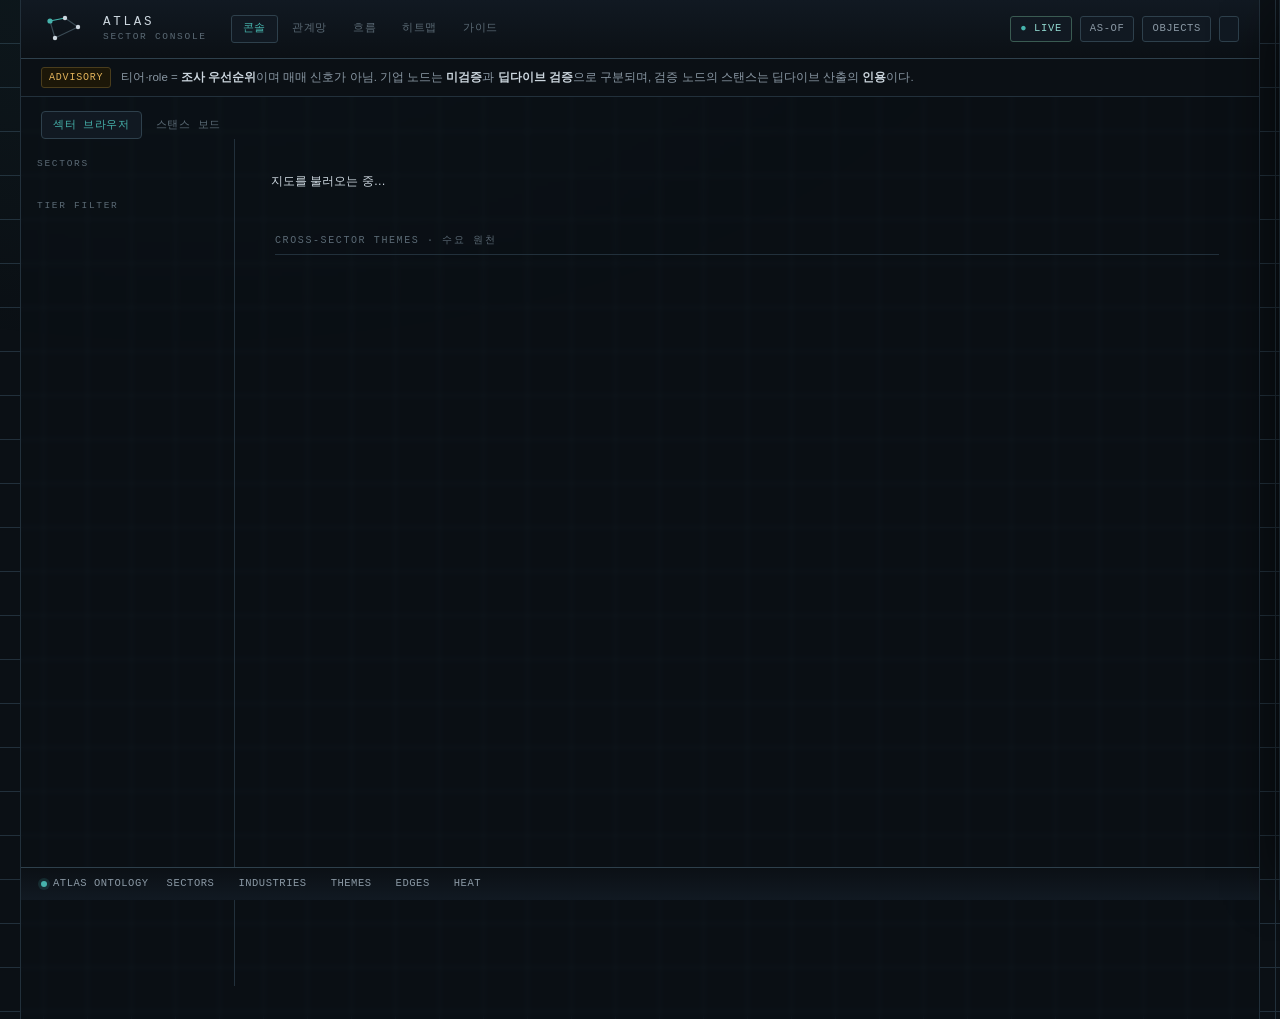
<file: index.html>
<!doctype html><html lang="ko"><head><meta charset="utf-8">
<meta http-equiv="refresh" content="0; url=./ATLAS_CONSOLE.html">
<title>ATLAS · Global Sector Ontology</title><link rel="canonical" href="./ATLAS_CONSOLE.html">
<style>body{background:#0B1015;color:#8A98A4;font-family:ui-monospace,monospace;display:flex;height:100vh;margin:0;align-items:center;justify-content:center;letter-spacing:.1em}a{color:#46B3AC}</style></head>
<body>ATLAS 콘솔로 이동 중… <a href="./ATLAS_CONSOLE.html">바로가기</a></body></html>
</file>
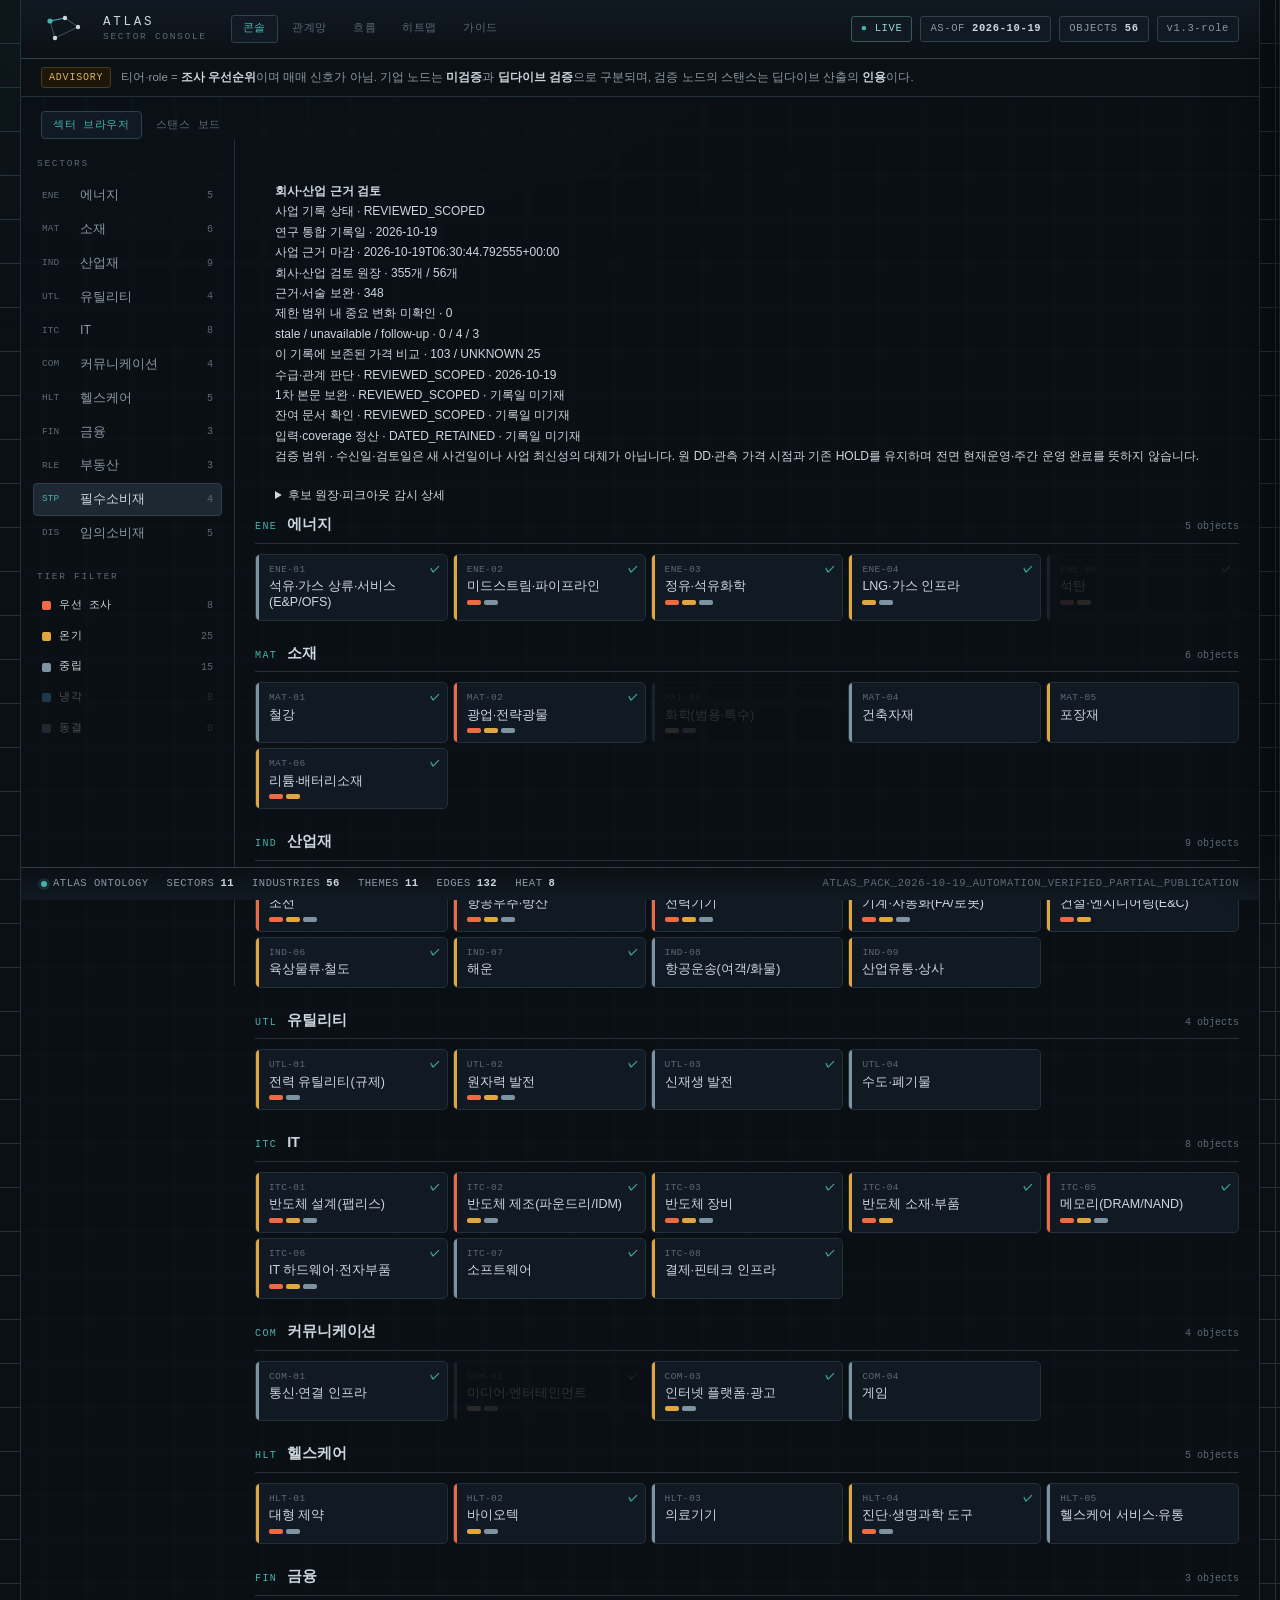
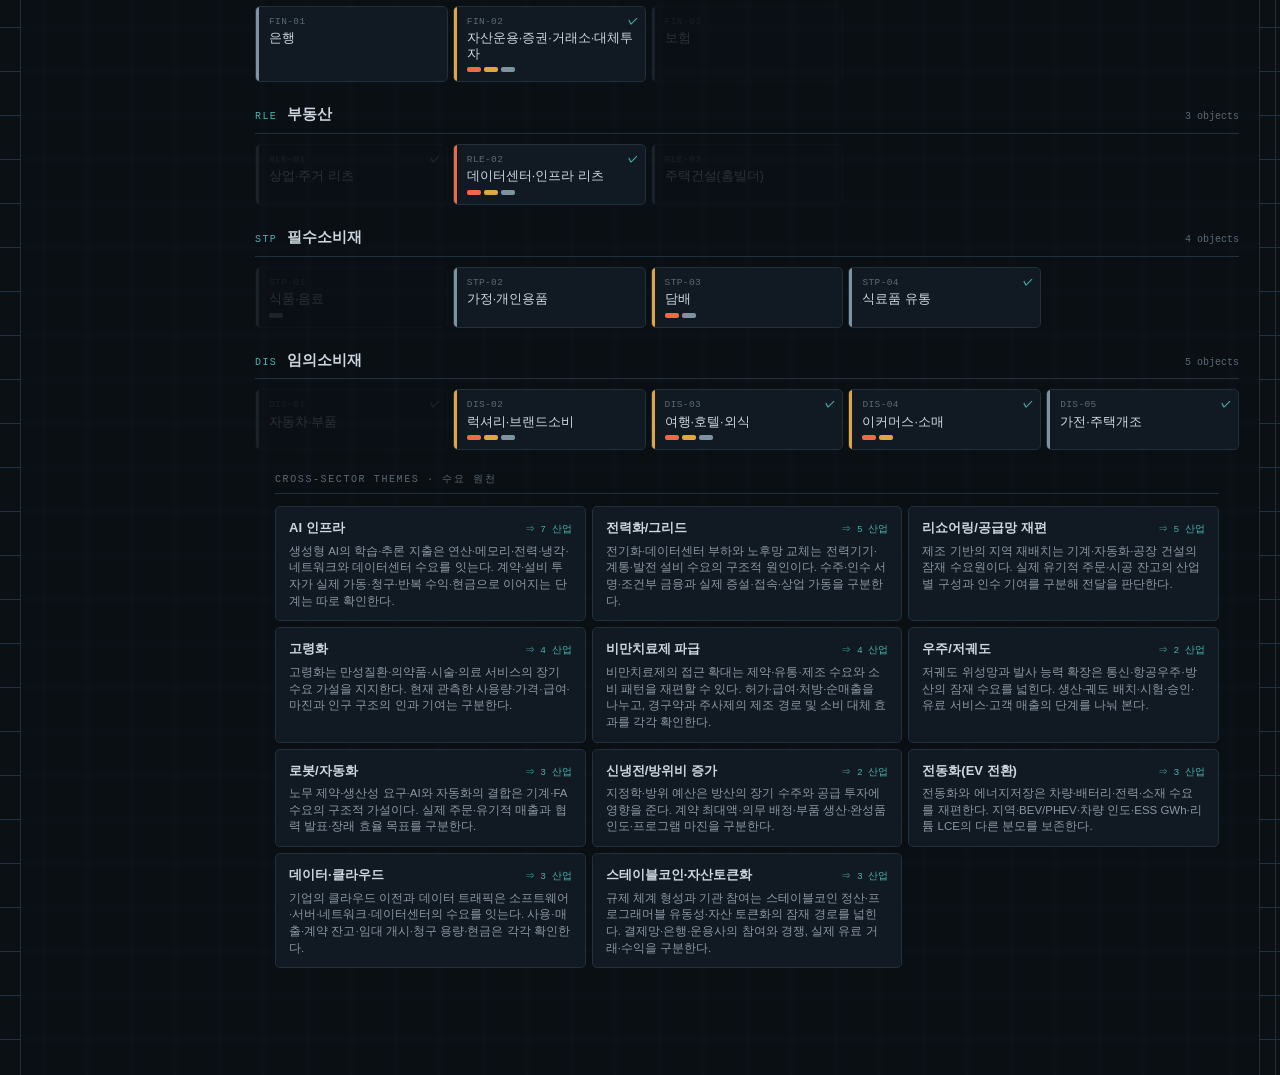
<file: ATLAS_CONSOLE.html>
<!doctype html>
<html lang="ko"><head><meta charset="utf-8">
<meta name="viewport" content="width=device-width, initial-scale=1">
<title>ATLAS · Sector Console</title>
<style>
:root{
  --bg0:#0B1015; --bg1:#111922; --bg2:#161F29; --bg3:#1D2833;
  --line:#22303B; --line2:#2E404C;
  --ink:#CDD7DF; --dim:#8A98A4; --faint:#5B6A75;
  --teal:#46B3AC;
  --heat:#EE6A43; --warm:#E2A63F; --neutral:#7E93A2; --cold:#4C8FBE; --frozen:#4E5E6A;
  --skeleton:#2C3A45;
  --mono:ui-monospace,"SF Mono","JetBrains Mono",Menlo,Consolas,monospace;
  --sans:"Inter",-apple-system,BlinkMacSystemFont,"Segoe UI","Noto Sans KR","Pretendard",sans-serif;
}
*{box-sizing:border-box}
html,body{margin:0}
body{background:var(--bg0);color:var(--ink);font-family:var(--sans);font-size:13.5px;line-height:1.5;
  -webkit-font-smoothing:antialiased;
  background-image:linear-gradient(var(--line) 1px,transparent 1px),linear-gradient(90deg,var(--line) 1px,transparent 1px);
  background-size:44px 44px;background-position:-1px -1px}
body::before{content:"";position:fixed;inset:0;pointer-events:none;
  background:radial-gradient(120% 90% at 15% -10%,rgba(70,179,172,.06),transparent 55%)}
.app{max-width:1240px;margin:0 auto;min-height:100vh;background:rgba(11,16,21,.72);
  backdrop-filter:blur(2px);border-left:1px solid var(--line);border-right:1px solid var(--line)}
.bar{display:flex;align-items:center;gap:16px;padding:12px 20px;border-bottom:1px solid var(--line2);
  background:linear-gradient(var(--bg1),var(--bg0));position:sticky;top:0;z-index:20}
.word{display:flex;flex-direction:column;line-height:1.15}
.word .t1{font-family:var(--mono);font-size:12.5px;letter-spacing:.22em;color:var(--ink);text-transform:uppercase}
.word .t2{font-family:var(--mono);font-size:9.5px;letter-spacing:.18em;color:var(--faint);text-transform:uppercase;margin-top:2px}
.xnav{display:flex;gap:2px;margin-left:8px}
.xnav a{font-family:var(--mono);font-size:10.5px;letter-spacing:.06em;color:var(--faint);text-decoration:none;
  padding:5px 11px;border-radius:3px;border:1px solid transparent;text-transform:uppercase}
.xnav a:hover{color:var(--ink);background:var(--bg2)}
.xnav a.cur{color:var(--teal);border-color:var(--line2);background:var(--bg1)}
.chips{margin-left:auto;display:flex;gap:8px;flex-wrap:wrap}
.chip{font-family:var(--mono);font-size:10.5px;letter-spacing:.06em;color:var(--dim);
  border:1px solid var(--line2);border-radius:3px;padding:4px 9px;background:var(--bg1);white-space:nowrap}
.chip b{color:var(--ink);font-weight:600}
.chip.live{border-color:#3a5b52;color:#8fd6cd}
.chip.live b{color:var(--teal)}
.strip{display:flex;align-items:center;gap:10px;padding:8px 20px;border-bottom:1px solid var(--line);
  font-size:11.5px;color:var(--dim);background:var(--bg0)}
.strip .warn{font-family:var(--mono);font-size:10px;letter-spacing:.08em;color:#e0b25a;
  border:1px solid #4a3d1c;background:#1c1708;padding:2px 7px;border-radius:3px;text-transform:uppercase}
.strip b{color:var(--ink)}
.main{display:grid;grid-template-columns:214px 1fr;align-items:start}
.rail{position:sticky;top:53px;align-self:start;border-right:1px solid var(--line);
  padding:16px 12px;height:calc(100vh - 53px);overflow-y:auto}
.rail::-webkit-scrollbar{width:7px}.rail::-webkit-scrollbar-thumb{background:var(--line2);border-radius:4px}
.rail .lbl{font-family:var(--mono);font-size:9.5px;letter-spacing:.18em;color:var(--faint);
  text-transform:uppercase;margin:2px 4px 8px}
.navlist{display:flex;flex-direction:column;gap:1px}
.nav{display:flex;align-items:center;gap:8px;padding:6px 8px;border-radius:4px;cursor:pointer;
  color:var(--dim);border:1px solid transparent;text-align:left;background:none;font:inherit;width:100%}
.nav:hover{background:var(--bg2);color:var(--ink)}
.nav:focus-visible{outline:2px solid var(--teal);outline-offset:1px}
.nav .code{font-family:var(--mono);font-size:9.5px;color:var(--faint);width:30px}
.nav .nm{flex:1;font-size:12.5px}
.nav .cnt{font-family:var(--mono);font-size:10px;color:var(--faint)}
.nav.active{background:var(--bg3);color:var(--ink);border-color:var(--line2)}
.nav.active .code{color:var(--teal)}
.rail .lbl.mt{margin-top:20px}
.filters{display:flex;flex-direction:column;gap:3px}
.flt{display:flex;align-items:center;gap:8px;padding:5px 8px;border-radius:4px;cursor:pointer;
  border:1px solid transparent;background:none;font:inherit;width:100%;text-align:left;color:var(--dim)}
.flt:hover{background:var(--bg2)}
.flt:focus-visible{outline:2px solid var(--teal);outline-offset:1px}
.flt .sw{width:9px;height:9px;border-radius:2px;flex:0 0 auto}
.flt .fk{font-family:var(--mono);font-size:10.5px;letter-spacing:.05em;color:var(--ink)}
.flt .fc{font-family:var(--mono);font-size:10px;color:var(--faint);margin-left:auto}
.flt.off{opacity:.32}
.canvas{padding:16px 20px 40px;min-width:0}

/* ── 스탠스 보드 ── */
.vswitch{display:flex;gap:2px;padding:0 20px;margin-top:14px}
.vswitch button{font-family:var(--mono);font-size:10.5px;letter-spacing:.06em;color:var(--faint);
  background:transparent;border:1px solid transparent;padding:6px 11px;border-radius:4px;cursor:pointer}
.vswitch button:hover{color:var(--ink);background:var(--bg2)}
.vswitch button.cur{color:var(--teal);border-color:var(--line2);background:var(--bg1)}
.vswitch button:focus-visible{outline:2px solid var(--teal);outline-offset:1px}
.sbwrap{padding:6px 20px 40px}
.sbnote{font-size:11.5px;color:var(--faint);line-height:1.65;border-left:2px solid var(--line2);
  padding:2px 0 2px 11px;margin:10px 0 20px}
.sbsec{margin-bottom:30px}
.sbh{display:flex;align-items:baseline;gap:9px;padding-bottom:7px;margin-bottom:11px;
  border-bottom:1px solid var(--line)}
.sbh h3{margin:0;font-size:14px;font-weight:600;color:var(--ink)}
.sbh .n{font-family:var(--mono);font-size:10px;color:var(--faint)}
.sbh .sub{font-size:11.5px;color:var(--dim);margin-left:auto}
table.sb{width:100%;border-collapse:collapse;font-size:12.5px}
table.sb th{font-family:var(--mono);font-size:9.5px;letter-spacing:.14em;color:var(--faint);
  text-align:left;font-weight:400;padding:0 10px 7px 0;border-bottom:1px solid var(--line)}
table.sb th.r,table.sb td.r{text-align:right}
table.sb td{padding:8px 10px 8px 0;border-bottom:1px solid var(--line);vertical-align:top}
table.sb tr:hover td{background:var(--bg1)}
.tk{font-family:var(--mono);font-size:12.5px;color:var(--ink);letter-spacing:.03em}
.px{font-family:var(--mono);font-size:12px;color:var(--dim)}
.zn{font-family:var(--mono);font-size:10px;letter-spacing:.06em;padding:2px 7px;border-radius:3px;
  border:1px solid var(--line2);color:var(--dim);white-space:nowrap}
.zn.agg{color:var(--heat);border-color:var(--heat)}
.zn.att{color:var(--teal);border-color:var(--teal)}
.tb{font-family:var(--mono);font-size:9.5px;letter-spacing:.08em;padding:1px 6px;border-radius:3px;
  border:1px solid var(--line2);color:var(--faint);white-space:nowrap}
.indn{color:var(--dim);font-size:12px}
.gapv{font-family:var(--mono);font-size:12px;color:var(--warm)}
.pill{display:inline-block;font-family:var(--mono);font-size:11px;color:var(--dim);
  background:var(--bg2);border:1px solid var(--line);border-radius:3px;padding:3px 8px;margin:0 4px 5px 0}
.holes{display:flex;flex-wrap:wrap;gap:6px}
.hole{display:flex;align-items:center;gap:8px;background:var(--bg1);border:1px solid var(--line);
  border-radius:4px;padding:7px 11px}
.flags{font-size:12px;color:var(--dim);line-height:1.7}
.flags li{margin-bottom:5px}
.flags b{color:var(--ink);font-family:var(--mono);font-size:11.5px}
@media(max-width:760px){
  .vswitch,.sbwrap{padding-left:14px;padding-right:14px}
}
.sector{scroll-margin-top:64px;margin-bottom:22px}
.shead{display:flex;align-items:baseline;gap:10px;margin:0 0 10px;padding-bottom:7px;border-bottom:1px solid var(--line)}
.shead .sc{font-family:var(--mono);font-size:10px;letter-spacing:.14em;color:var(--teal)}
.shead h2{font-size:14.5px;margin:0;font-weight:600;letter-spacing:-.01em}
.shead .sn{font-family:var(--mono);font-size:10px;color:var(--faint);margin-left:auto}
.grid{display:grid;grid-template-columns:repeat(auto-fill,minmax(166px,1fr));gap:5px}
.obj{position:relative;background:var(--bg1);border:1px solid var(--line);border-radius:5px;
  padding:8px 10px 9px 13px;cursor:pointer;overflow:hidden;transition:background .12s,border-color .12s}
.obj::before{content:"";position:absolute;left:0;top:0;bottom:0;width:3px;background:var(--skeleton)}
.obj[data-tier=HEAT]::before{background:var(--heat)}
.obj[data-tier=WARM]::before{background:var(--warm)}
.obj[data-tier=NEUTRAL]::before{background:var(--neutral)}
.obj[data-tier=COLD]::before{background:var(--cold)}
.obj[data-tier=FROZEN]::before{background:var(--frozen)}
.obj:hover{background:var(--bg3);border-color:var(--line2)}
.obj:focus-visible{outline:2px solid var(--teal);outline-offset:1px}
.obj.sel{border-color:var(--teal);background:var(--bg3)}
.obj .oid{font-family:var(--mono);font-size:9.5px;color:var(--faint);letter-spacing:.04em}
.obj .onm{font-size:12.5px;font-weight:500;margin-top:2px;line-height:1.25;color:var(--ink)}
.obj .orole{display:flex;gap:3px;margin-top:5px}
.obj .rg{width:14px;height:5px;border-radius:2px}
.obj .rg.lead{background:var(--heat)} .obj .rg.beta{background:var(--warm)} .obj .rg.anchor{background:var(--neutral)}
.obj.dim{opacity:.16;filter:saturate(.4)}
.block{padding:0 20px 34px}
.bh{font-family:var(--mono);font-size:10px;letter-spacing:.16em;color:var(--faint);text-transform:uppercase;
  margin:10px 0 12px;padding-bottom:6px;border-bottom:1px solid var(--line)}
.themes{display:grid;grid-template-columns:repeat(auto-fill,minmax(300px,1fr));gap:6px}
.thm{border:1px solid var(--line);border-radius:5px;padding:11px 13px;background:var(--bg1);cursor:pointer;transition:.12s}
.thm:hover{border-color:var(--line2);background:var(--bg2)}
.thm .tn{display:flex;justify-content:space-between;align-items:baseline;gap:10px}
.thm .tn b{font-size:13px;font-weight:600}
.thm .tn .lk{font-family:var(--mono);font-size:9.5px;color:var(--teal);white-space:nowrap}
.thm .tt{font-size:11.5px;color:var(--dim);margin-top:5px;line-height:1.45}
.edges{display:grid;grid-template-columns:repeat(auto-fill,minmax(230px,1fr));gap:5px}
.edge{display:flex;align-items:center;gap:11px;border:1px solid var(--line);border-radius:5px;padding:9px 12px;background:var(--bg1)}
.edge .sym{font-family:var(--mono);font-size:17px;color:var(--teal);width:20px;text-align:center;line-height:1}
.edge .en{font-family:var(--mono);font-size:11px;letter-spacing:.05em;color:var(--ink)}
.edge .ed{font-size:10.5px;color:var(--faint);margin-top:1px}
.status{position:sticky;bottom:0;display:flex;align-items:center;gap:18px;flex-wrap:wrap;
  padding:8px 20px;border-top:1px solid var(--line2);background:linear-gradient(var(--bg0),var(--bg1));
  font-family:var(--mono);font-size:10.5px;letter-spacing:.05em;color:var(--dim);z-index:15}
.status .s{display:flex;align-items:center;gap:6px}
.status .dot{width:6px;height:6px;border-radius:50%;background:var(--teal);box-shadow:0 0 0 3px rgba(70,179,172,.15)}
.status b{color:var(--ink)}
.status .r{margin-left:auto;color:var(--faint)}
.diffwrap{padding:16px 20px 0}
.diffgrid{display:grid;grid-template-columns:2fr 1fr;gap:12px}
.dcard{border:1px solid var(--line);border-radius:7px;background:var(--bg1);padding:12px 14px}
.dcard h4{margin:0 0 9px;font-family:var(--mono);font-size:10px;letter-spacing:.14em;text-transform:uppercase;
  color:var(--faint);font-weight:400;display:flex;align-items:center;gap:7px}
.dcard h4 .dot{width:6px;height:6px;border-radius:50%}
.cand{border-left:2px solid var(--line2);padding:7px 0 7px 11px;margin-bottom:9px;cursor:pointer}
.cand:hover{border-left-color:var(--teal)}
.cand .ch{display:flex;align-items:baseline;gap:8px;flex-wrap:wrap}
.cand .bk{font-family:var(--mono);font-size:9px;letter-spacing:.06em;padding:1px 6px;border-radius:3px;border:1px solid var(--line2);color:var(--teal);white-space:nowrap}
.cand .rl{font-family:var(--mono);font-size:9px;padding:1px 6px;border-radius:3px;border:1px solid var(--line2);white-space:nowrap}
.cand .rl.lead{color:var(--heat);border-color:#5a3226}.cand .rl.beta{color:var(--warm);border-color:#5a4a22}
.cand .cn{font-size:13px;font-weight:600;color:var(--ink)}
.cand .ct{font-family:var(--mono);font-size:9px;padding:1px 5px;border-radius:3px}
.cand .why{font-size:11.5px;color:var(--dim);margin-top:4px;line-height:1.45}
.cand .kv{font-size:10.5px;color:var(--faint);margin-top:4px;line-height:1.5}
.cand .kv .k{font-family:var(--mono);color:var(--teal);letter-spacing:.03em}
.pk{border-left:2px solid var(--warm);padding:7px 0 7px 11px;margin-bottom:9px}
.pk .pn{font-size:12.5px;font-weight:600;color:var(--warm)}
.pk .pr{font-size:11px;color:var(--dim);margin-top:3px;line-height:1.45}
.pk .pt{font-size:10px;color:var(--faint);margin-top:3px}
.ct.t-heat{background:rgba(238,106,67,.15);color:var(--heat)}
.ct.t-warm{background:rgba(226,166,63,.15);color:var(--warm)}
.ct.t-cold{background:rgba(76,143,190,.15);color:var(--cold)}
.ct.t-neutral{background:rgba(126,147,162,.15);color:var(--neutral)}
/* drill-down drawer */
.scrim{position:fixed;inset:0;background:rgba(6,9,12,.55);opacity:0;pointer-events:none;transition:.18s;z-index:60}
.scrim.show{opacity:1;pointer-events:auto}
.drawer{position:fixed;top:0;right:0;height:100vh;width:clamp(440px,42vw,640px);max-width:94vw;background:var(--bg1);
  border-left:1px solid var(--line2);z-index:61;transform:translateX(100%);transition:transform .22s cubic-bezier(.4,0,.2,1);
  display:flex;flex-direction:column;box-shadow:-20px 0 50px -20px rgba(0,0,0,.7)}
.drawer.show{transform:translateX(0)}
.dh{padding:16px 20px 13px;border-bottom:1px solid var(--line);background:linear-gradient(var(--bg2),var(--bg1))}
.dh .deyebrow{display:flex;align-items:center;gap:9px;font-family:var(--mono);font-size:10px;letter-spacing:.1em;
  text-transform:uppercase;color:var(--faint)}
.dh .did{color:var(--teal)}
.dh .dtier{padding:2px 8px;border-radius:3px;font-size:9px;font-weight:600}
.dh .dttl{font-size:19px;font-weight:700;margin-top:8px;letter-spacing:-.02em;line-height:1.22}
.dh .ddef{font-size:12px;color:var(--dim);margin-top:6px;line-height:1.5}
.dh .dclose{position:absolute;top:14px;right:16px;width:26px;height:26px;border-radius:4px;border:1px solid var(--line2);
  background:var(--bg1);color:var(--dim);font-size:15px;cursor:pointer;line-height:1}
.dh .dclose:hover{color:var(--ink);border-color:var(--faint)}
.db{flex:1;overflow-y:auto;padding:4px 20px 30px}
.db::-webkit-scrollbar{width:9px}.db::-webkit-scrollbar-thumb{background:var(--line2);border-radius:5px;border:2px solid var(--bg1)}
.sec2{margin-top:18px}
.sec2 .h{font-family:var(--mono);font-size:9.5px;letter-spacing:.14em;text-transform:uppercase;color:var(--faint);
  padding-bottom:6px;margin-bottom:9px;border-bottom:1px solid var(--line);display:flex;justify-content:space-between}
.krow{font-size:12.5px;line-height:1.6;color:var(--dim)}
.krow b{color:var(--ink);font-weight:600}
.krow .m{font-family:var(--mono);font-size:11.5px}
.txt{font-size:12.5px;line-height:1.62;color:var(--dim)}.txt+.txt{margin-top:7px}
.roleg{margin-bottom:12px}
.rolecap{display:flex;align-items:center;gap:8px;font-family:var(--mono);font-size:10px;letter-spacing:.06em;
  text-transform:uppercase;margin-bottom:6px;font-weight:500}
.rolecap .mk{width:13px;height:13px;flex:none;border-radius:50%}
.rolecap.lead{color:var(--heat)} .rolecap.beta{color:var(--warm)} .rolecap.anchor{color:var(--neutral)}
.mk.lead{border:2px solid var(--heat);box-shadow:0 0 0 2px rgba(238,106,67,.22)}
.mk.beta{border:1.5px dashed var(--warm)} .mk.anchor{background:var(--neutral)}
.co{padding:7px 10px;border-radius:4px;background:var(--bg2);margin-bottom:4px;border:1px solid transparent}
.co .ct2{display:flex;align-items:baseline;gap:8px}
.co .tk{font-family:var(--mono);font-size:11px;font-weight:600;color:var(--ink)}
.co .nm{font-size:12px;color:var(--dim);flex:1;min-width:0;overflow:hidden;text-overflow:ellipsis;white-space:nowrap}
.co .rz{font-size:11px;color:var(--faint);line-height:1.45;margin-top:3px}
.rolecap.cover{color:var(--teal)} .mk.cover{border:1.5px solid var(--teal);opacity:.7}
.co.dd{border-color:#3a5b52;background:rgba(70,179,172,.05)}
details.co.dd{padding:0}
details.co.dd>summary{list-style:none;cursor:pointer;padding:7px 10px;display:block}
details.co.dd>summary::-webkit-details-marker{display:none}
details.co.dd>summary:hover{background:rgba(70,179,172,.09)}
.ddcaret{color:var(--teal);font-size:10px;transition:transform .15s;flex:none;margin-left:2px}
details.co.dd[open] .ddcaret{transform:rotate(90deg)}
.ddbody{padding:0 10px 9px}
.ddref-as{font-family:var(--mono);font-size:9.5px;color:var(--teal);letter-spacing:.04em;margin:2px 0 6px;padding-top:6px;border-top:1px dashed #2b3b39}
.ddrow{font-size:11.5px;color:var(--dim);line-height:1.52;margin:4px 0}
.ddrow b{color:var(--teal);font-weight:600;margin-right:3px}
.ddk{margin-top:6px}.ddk>b{color:var(--teal);font-size:11px}
.ddki{font-size:11px;color:var(--faint);line-height:1.45;margin-top:2px}
.ddbadge{font-family:var(--mono);font-size:9px;color:var(--teal);border:1px solid #3a5b52;border-radius:3px;padding:1px 5px;white-space:nowrap}
.co .ddv{margin-top:5px;padding-top:5px;border-top:1px dashed #2b3b39}
.co .ddvs{font-family:var(--mono);font-size:10px;color:var(--teal);letter-spacing:.02em}
.co .ddvt{font-size:11px;color:var(--dim);line-height:1.5;margin-top:2px}
.obj .ddflag{position:absolute;top:6px;right:7px;font-size:10px;color:var(--teal);font-weight:700}
.egroup{margin-bottom:12px}
.egroup:last-child{margin-bottom:0}
.egcap{display:flex;align-items:center;gap:7px;font-family:var(--mono);font-size:9.5px;letter-spacing:.06em;
  text-transform:uppercase;color:var(--faint);margin:0 0 7px}
.egcap .ar{font-size:12px;color:var(--teal)}
.egcap .cnt{margin-left:auto;color:var(--line2)}
.erow{position:relative;display:block;padding:8px 10px 8px 14px;margin-bottom:4px;border-radius:5px;
  background:var(--bg2);border:1px solid transparent;cursor:default;transition:.12s;overflow:hidden}
.erow::before{content:"";position:absolute;left:0;top:0;bottom:0;width:3px;background:var(--ec,var(--line2))}
.erow.clk{cursor:pointer}
.erow.clk:hover{border-color:var(--line2);background:var(--bg3);transform:translateX(1px)}
.erow .etop{display:flex;align-items:baseline;gap:8px}
.erow .eo{font-size:12.5px;font-weight:600;color:var(--ink);flex:1;min-width:0;overflow:hidden;text-overflow:ellipsis;white-space:nowrap}
.erow .et{font-family:var(--mono);font-size:8.5px;letter-spacing:.04em;padding:2px 6px;border-radius:3px;
  flex:none;color:var(--ec,var(--dim));background:color-mix(in srgb,var(--ec,#888) 14%,transparent);
  border:1px solid color-mix(in srgb,var(--ec,#888) 30%,transparent)}
.erow .es{font-family:var(--mono);font-size:8.5px;color:var(--faint);flex:none}
.erow .em{font-size:11px;color:var(--dim);line-height:1.5;margin-top:4px}
.erow .ego{font-family:var(--mono);font-size:9px;color:var(--teal);opacity:0;transition:.12s;flex:none}
.erow.clk:hover .ego{opacity:1}
.ddisc{margin-top:20px;padding-top:12px;border-top:1px solid var(--line);font-size:10.5px;line-height:1.6;color:var(--faint)}
.action{display:flex;gap:8px;margin-top:14px}
.action .btn{flex:1;font-family:var(--mono);font-size:10.5px;letter-spacing:.04em;padding:9px;border-radius:4px;
  border:1px solid var(--line2);background:var(--bg2);color:var(--dim);cursor:pointer;text-align:center}
.action .btn:hover{color:var(--teal);border-color:var(--teal)}
@media(max-width:820px){
  .diffgrid{grid-template-columns:1fr}.main{grid-template-columns:1fr}
  .rail{position:static;height:auto;flex-direction:row;flex-wrap:wrap;border-right:none;border-bottom:1px solid var(--line);display:flex;gap:14px}
  .navlist{flex-direction:row;flex-wrap:wrap;flex:1 1 100%}.nav{width:auto}
  .filters{flex-direction:row;flex-wrap:wrap}.drawer{width:100vw}
}
@media(prefers-reduced-motion:reduce){*{transition:none!important}}
</style><script src="./ATLAS_PRICE.js"></script>
<script src="./ATLAS_UX.js"></script>
<script src="./ATLAS_READER_ADAPTER.js"></script>
<script src="./ATLAS_READING.js"></script><script src="./ATLAS_PANEL.js"></script>
<style id="atlas-integration-responsive">@media(max-width:820px){
.bar{flex-wrap:wrap;gap:8px;padding:10px 14px}.bar .chips{margin-left:0;width:100%;gap:5px}.chip{white-space:normal;overflow-wrap:anywhere;max-width:100%}
.strip{flex-wrap:wrap;padding:8px 14px}.xnav{margin-left:0;flex-wrap:wrap}.xnav a{padding:5px 7px}
.sbar{flex-wrap:wrap}#s-ver{overflow-wrap:anywhere;max-width:100%}.sbh{flex-wrap:wrap}.sbh .sub{margin-left:0}.sbsec{max-width:100%;overflow-x:auto}table.sb{min-width:520px}
.sbnote,.txt,.krow,.em{overflow-wrap:anywhere}.app,.bar,.main,.rail,.canvas,.sbwrap{min-width:0;max-width:100%}.ct2{min-width:0}
}</style>
<link rel="stylesheet" href="./ATLAS_PANEL.css">
</head>
<body>
<div class="app">
  <div class="bar">
    <svg width="46" height="34" viewBox="0 0 46 34" fill="none" aria-hidden="true">
      <line x1="9" y1="9" x2="24" y2="6" stroke="#46B3AC" stroke-width="1.1"/>
      <line x1="24" y1="6" x2="37" y2="15" stroke="#3a4a54" stroke-width="1.1"/>
      <line x1="9" y1="9" x2="14" y2="26" stroke="#3a4a54" stroke-width="1.1"/>
      <line x1="37" y1="15" x2="14" y2="26" stroke="#3a4a54" stroke-width="1.1"/>
      <circle cx="9" cy="9" r="2.6" fill="#46B3AC"/><circle cx="24" cy="6" r="2.2" fill="#CDD7DF"/>
      <circle cx="37" cy="15" r="2.2" fill="#CDD7DF"/><circle cx="14" cy="26" r="2.2" fill="#CDD7DF"/>
    </svg>
    <div class="word"><span class="t1">ATLAS</span><span class="t2">Sector Console</span></div>
    <nav class="xnav">
      <a href="./ATLAS_CONSOLE.html" class="cur">콘솔</a>
      <a href="./ATLAS_GRAPH.html">관계망</a>
      <a href="./ATLAS_FLOW.html">흐름</a>
      <a href="./ATLAS_MAP.html">히트맵</a>
      <a href="./ATLAS_GUIDE.html">가이드</a>
    </nav>
    <div class="chips">
      <span class="chip live"><b>●</b> LIVE</span>
      <span class="chip">AS-OF <b id="c-asof"></b></span>
      <span class="chip">OBJECTS <b id="c-obj"></b></span>
      <span class="chip" id="c-osver"></span>
    </div>
  </div>
  <div class="strip">
    <span class="warn">Advisory</span>
    <span>티어·role = <b>조사 우선순위</b>이며 매매 신호가 아님. 기업 노드는 <b>미검증</b>과 <b>딥다이브 검증</b>으로 구분되며, 검증 노드의 스탠스는 딥다이브 산출의 <b>인용</b>이다.</span>
  </div>
  <div class="vswitch" id="vswitch">
    <button type="button" data-v="browse" class="cur">섹터 브라우저</button>
    <button type="button" data-v="stance">스탠스 보드</button>
  </div>
  <div class="main">
    <aside class="rail">
      <div class="lbl">Sectors</div>
      <div class="navlist" id="nav"></div>
      <div class="lbl mt">Tier Filter</div>
      <div class="filters" id="filters"></div>
    </aside>
    <div class="canvas" id="canvasWrap">
      <div class="diffwrap" id="diffwrap"></div>
      <div id="canvas"></div>
      <div class="block"><div class="bh">Cross-Sector Themes · 수요 원천</div><div class="themes" id="themes"></div></div>
      <div class="sbwrap" id="stanceBoard" hidden></div>
    </div>
  </div>
  <div class="status">
    <span class="s"><span class="dot"></span>ATLAS ONTOLOGY</span>
    <span class="s">SECTORS <b id="s-sec"></b></span>
    <span class="s">INDUSTRIES <b id="s-obj"></b></span>
    <span class="s">THEMES <b id="s-thm"></b></span>
    <span class="s">EDGES <b id="s-edges"></b></span>
    <span class="s">HEAT <b id="s-heat"></b></span>
    <span class="r" id="s-ver"></span>
  </div>
</div>
<div class="scrim" id="scrim"></div>
<aside class="drawer" id="drawer" aria-hidden="true">
  <div class="dh" id="drawerHead"></div>
  <div class="db" id="drawerBody"></div>
</aside>
<script>/* ATLAS derive.js — PACK(원본) 하나로 graph/console 파생 데이터를 만든다.
   파이썬 extract_graph.py + extract_console.py의 1:1 포팅.
   브라우저(fetch 후)와 Node(검증) 양쪽에서 동작. */
(function(root){
  const SEC_CODE={'에너지':'ENE','소재':'MAT','산업재':'IND','유틸리티':'UTL','IT':'ITC',
    '커뮤니케이션':'COM','헬스케어':'HLT','금융':'FIN','부동산':'RLE','필수소비재':'STP','임의소비재':'DIS'};

  function deriveGraph(d){
    const nodes=[]; const node_ids=new Set();
    // verification map from company_nodes ledger
    const VER={};
    for(const c of (d.company_nodes||[])){
      VER[c.ticker]=[c.verification||'SHALLOW', c.deep_dive_ref||null];
    }
    // theme nodes
    for(const t of d.themes){
      nodes.push({id:t.id, kind:'theme', label:t.name,
        thesis:t.demand_thesis||'', linked:t.linked_industries||[]});
      node_ids.add(t.id);
    }
    // industry nodes (all)
    for(const ind of d.industries){
      const comps=(ind.companies||[]).map(c=>{
        const v=VER[c.ticker]||['SHALLOW',null];
        return {ticker:c.ticker, name:c.name, chain:c.chain_position||'',
          role:(c.role!==undefined?c.role:null), role_reason:c.role_reason||'', note:c.note||'',
          verification:v[0], deep_dive_ref:v[1], review_data:c};
      });
      const li=ind.leading_indicators||[];
      nodes.push({
        id:ind.id, kind:'industry', label:ind.name, sector:ind.sector, tier:ind.tier,
        definition:ind.definition||'', balance:ind.balance||'', balance_dir:ind.balance_direction||'',
        cycle:ind.cycle_stage||'', demand:ind.demand||{}, supply:ind.supply||{},
        leading:li.map(x=>({name:x.name, reading:x.last_reading, as_of:x.as_of})),
        triggers:ind.triggers_watchlist||[], tier_rationale:ind.tier_rationale||'',
        market_read:ind.market_read||{}, evidence_holds:ind.evidence_holds||[], companies:comps});
      node_ids.add(ind.id);
    }
    // company_role map (ticker -> {...}); last write wins, same as python dict
    const cand_ids=new Set((d.monthly_diff&&d.monthly_diff.deep_dive_candidates||[]).filter(c=>c.status==='OPEN'||c.status==='PENDING_TRIGGER').map(c=>c.ticker||c.id));
    const company_role=new Map();
    for(const ind of d.industries){
      for(const c of (ind.companies||[])){
        const _dd=(VER[c.ticker]&&VER[c.ticker][0]==='DEEP_DIVED');
        if(c.role||_dd){ const canonical=(d.company_nodes||[]).find(n=>n.ticker===c.ticker); if(!company_role.has(c.ticker)||(canonical&&canonical.industries&&canonical.industries[0]===ind.id)) company_role.set(c.ticker,{role:c.role||null,reason:c.role_reason||'',indid:ind.id,name:c.name,tier:ind.tier}); }
      }
    }
    const comp_edges=[];
    for(const [tk,v] of company_role){
      const cid='C::'+tk;
      if(node_ids.has(cid)) continue;
      const vr=VER[tk]||['SHALLOW',null];
      nodes.push({id:cid, kind:'company', label:v.name||tk, ticker:tk,
        role:v.role, role_reason:v.reason, industry:v.indid, tier:v.tier, is_candidate:cand_ids.has(tk),
        verification:vr[0], deep_dive_ref:vr[1]});
      node_ids.add(cid);
      const canonical=(d.company_nodes||[]).find(n=>n.ticker===tk);
      const memberships=canonical&&canonical.industries?canonical.industries:[v.indid];
      for(const industry of memberships)if(node_ids.has(industry))comp_edges.push({type:'OPERATES_IN',from:cid,to:industry,direction:'+',strength:'H',
        mechanism:'저장된 기업 원장의 산업 연결; 카드 대조 예외는 별도 보존',lag:'즉시',role:v.role});
    }
    // industry/theme edges where both ends exist
    const edges=[];
    const EK=['type','from','to','direction','strength','mechanism','lag','propagation_status','review_note'];
    for(const e of d.edges){
      if(node_ids.has(e.from)&&node_ids.has(e.to)){
        const o={}; for(const k of EK) o[k]=(e[k]!==undefined?e[k]:null); edges.push(o);
      }
    }
    for(const e of comp_edges) edges.push(e);
    // sectors ordered
    const sectors=[]; for(const ind of d.industries){ if(!sectors.includes(ind.sector)) sectors.push(ind.sector); }
    return {
      meta:{as_of:d.meta.as_of, version:d.meta.version, os_version:d.meta.os_version,
        n_industries:d.industries.length, n_edges:d.edges.length},
      sectors, nodes, edges};
  }

  function deriveConsole(d, g){
    const sectors=g.sectors.map(s=>({name:s, code:SEC_CODE[s]||s.slice(0,3)}));
    const edges_by_node={};
    for(const e of g.edges){
      (edges_by_node[e.from]=edges_by_node[e.from]||[]).push(e);
      (edges_by_node[e.to]=edges_by_node[e.to]||[]).push(e);
    }
    const id2label={}; for(const n of g.nodes) id2label[n.id]=(n.label!==undefined?n.label:n.id);
    const inds=[];
    for(const n of g.nodes){
      if(n.kind!=='industry') continue;
      const nb=[];
      for(const e of (edges_by_node[n.id]||[])){
        if(e.type==='OPERATES_IN') continue;
        const other = e.from===n.id ? e.to : e.from;
        nb.push({type:e.type, dir: e.from===n.id?'→':'←', other:(id2label[other]!==undefined?id2label[other]:other),
          other_id:other, strength:e.strength||'', mechanism:e.mechanism||'', propagation_status:e.propagation_status,review_note:e.review_note});
      }
      inds.push({id:n.id, sector:n.sector, name:n.label, definition:n.definition||'',
        tier:n.tier, status:'BUILT', balance:n.balance||'', balance_dir:n.balance_dir||'', cycle:n.cycle||'',
        demand:n.demand||{}, supply:n.supply||{}, leading:n.leading||[], triggers:n.triggers||[],
        rationale:n.tier_rationale||'', market_read:n.market_read||{},evidence_holds:n.evidence_holds||[],
        companies:(n.companies||[]).map(c=>({ticker:c.ticker,name:c.name,chain:c.chain||'',
          role:(c.role!==undefined?c.role:null),role_reason:c.role_reason||'',
          verification:c.verification||'SHALLOW',deep_dive_ref:c.deep_dive_ref||null,review_data:c.review_data})),
        edges:nb});
    }
    const themes=d.themes.map(t=>({id:t.id,name:t.name, thesis:t.demand_thesis||'',
      n:(t.linked_industries||[]).length, linked:t.linked_industries||[]}));
    const diff=d.monthly_diff||{};
    const cands=(diff.deep_dive_candidates||[]).filter(c=>c.status==='OPEN'||c.status==='PENDING_TRIGGER').map(c=>{
      const ticker=c.ticker||c.id,node=(d.company_nodes||[]).find(n=>n.ticker===ticker),industry=d.industries.find(i=>i.id===(c.industry||c.industry_id));
      return {id:industry?industry.id:(node&&node.industries&&node.industries[0])||'',ticker,name:c.name||ticker,type:c.type||'NEW',status:c.status,
        bucket:c.bucket,tier:c.tier||(industry&&industry.tier)||'NEUTRAL',tier_context:c.tier_context||'',
        role:(c.role!==undefined?c.role:null),why:c.rationale||c.why||'',falsifier:c.falsifier||'미기재 · 검토 보류',horizon:c.horizon||'미기재 · 검토 보류',
        trigger:c.trigger||null,identity_hold:!!(node&&node.identity_review),
        industry_DD_count:industry?(d.company_nodes||[]).filter(n=>n.verification==='DEEP_DIVED'&&(n.industries||[]).includes(industry.id)).length:null};
    });
    const peak=(diff.peak_watch||[]).map(p=>({id:p.id,name:p.name,tier:p.tier,reason:p.reason,tripwire:p.tripwire}));
    const tiers=[{k:'HEAT',label:'HEAT',desc:'수급 균형 붕괴 · 즉시 스크리닝'},
      {k:'WARM',label:'WARM',desc:'트리거 조짐 · 월간 관찰'},
      {k:'NEUTRAL',label:'NEUTRAL',desc:'균형 · 분기 확인'},
      {k:'COLD',label:'COLD',desc:'침체 · 바닥 반전 감시'},
      {k:'FROZEN',label:'FROZEN',desc:'구조적 쇠퇴 · 생존 확인'}];
    const edgetypes=[{sym:'→',name:'SUPPLIES_TO',desc:'산출물이 상대의 투입물'},
      {sym:'⇄',name:'SUBSTITUTES',desc:'수요를 대체'},
      {sym:'⋈',name:'CAPACITY_COMPETES',desc:'같은 생산능력 경쟁'},
      {sym:'≈',name:'DEMAND_COMOVES',desc:'같은 최종수요 노출'},
      {sym:'⊣',name:'INVERSE',desc:'호황이 상대엔 비용/압력'},
      {sym:'⇒',name:'THEME_DRIVES',desc:'테마가 수요 창출'}];
    const tc={}; for(const i of inds) tc[i.tier]=(tc[i.tier]||0)+1;
    return {meta:{as_of:d.meta.as_of,version:d.meta.version,os_version:d.meta.os_version,
        counts:{sectors:sectors.length,industries:inds.length,themes:themes.length,
          edges:d.edges.length,heat:tc.HEAT||0,warm:tc.WARM||0}},
      sectors,industries:inds,themes,tiers,edgetypes,diff:{candidates:cands,peak_watch:peak}};
  }

  const api={deriveGraph, deriveConsole,
    deriveAll(d){ const g=deriveGraph(d); return {graph:g, console:deriveConsole(d,g)}; }};
  if(typeof module!=='undefined'&&module.exports) module.exports=api;
  root.ATLAS_DERIVE=api;
})(typeof window!=='undefined'?window:globalThis);
</script>
<script id="appcode" type="text/plain">/* ===== ATLAS Sector Console ===== */
const $=id=>document.getElementById(id);
const SEC_BY_NAME={}; DATA.sectors.forEach(s=>SEC_BY_NAME[s.name]=s);
const IND_BY_ID={}; DATA.industries.forEach(o=>IND_BY_ID[o.id]=o);
const TIER_KO={HEAT:'우선 조사',WARM:'온기',NEUTRAL:'중립',COLD:'냉각',FROZEN:'동결'};
const TIER_COLOR={HEAT:'var(--heat)',WARM:'var(--warm)',NEUTRAL:'var(--neutral)',COLD:'var(--cold)',FROZEN:'var(--frozen)'};
const ROLE_KO={ANCHOR:'대장',REGIME_LEADER:'국면 주도주',HIGH_BETA:'고베타 유망주',_:'커버리지'};
const EDGE_KO={SUPPLIES_TO:'공급',CUSTOMER_OF:'고객',SUBSTITUTES:'대체',CAPACITY_COMPETES:'capa경쟁',
 DEMAND_COMOVES:'수요동행',INVERSE:'역상관',THEME_DRIVES:'수요구동'};
const esc=ATLAS_UX.escaped;
const balKo=b=>({SHORTAGE:'공급부족',BALANCED:'균형',GLUT:'공급과잉'}[b]||b||'—');
const cycKo=c=>({RECOVERY:'회복초입',EXPANSION:'확장',PEAK:'피크권',DOWNTURN:'하강',TROUGH:'바닥권'}[c]||c||'—');

/* chips + status */
$('c-asof').textContent=DATA.meta.as_of;
$('c-obj').textContent=DATA.industries.length;
$('c-osver').textContent=DATA.meta.os_version;
$('s-sec').textContent=DATA.sectors.length;
$('s-obj').textContent=DATA.industries.length;
$('s-thm').textContent=DATA.themes.length;
$('s-edges').textContent=DATA.meta.counts.edges;
$('s-heat').textContent=DATA.meta.counts.heat;
$('s-ver').textContent=DATA.meta.version;

const bySector={}; DATA.sectors.forEach(s=>bySector[s.name]=[]);
DATA.industries.forEach(o=>bySector[o.sector].push(o));

/* nav rail */
const nav=$('nav');
DATA.sectors.forEach(s=>{
  const b=document.createElement('button'); b.className='nav'; b.dataset.sec=s.name;
  b.innerHTML=`<span class="code">${s.code}</span><span class="nm">${s.name}</span><span class="cnt">${bySector[s.name].length}</span>`;
  b.onclick=()=>{$('sec-'+s.code).scrollIntoView({behavior:ATLAS_UX.reduce()?'instant':'smooth',block:'start'});};
  nav.appendChild(b);
});

/* tier filters (COLD/FROZEN default OFF = 역발상 접힘) */
const active=new Set(['HEAT','WARM','NEUTRAL']);
const flt=$('filters');
DATA.tiers.forEach(t=>{
  const cnt=DATA.industries.filter(o=>o.tier===t.k).length;
  const b=document.createElement('button'); b.className='flt'+(active.has(t.k)?'':' off'); b.dataset.k=t.k;
  b.innerHTML=`<span class="sw" style="background:${TIER_COLOR[t.k]}"></span><span class="fk">${TIER_KO[t.k]}</span><span class="fc">${cnt}</span>`;
  b.title=t.desc;
  b.onclick=()=>{ if(active.has(t.k)){active.delete(t.k);b.classList.add('off');}else{active.add(t.k);b.classList.remove('off');} applyFilter(); };
  flt.appendChild(b);
});
function applyFilter(){
  document.querySelectorAll('.obj').forEach(el=>el.classList.toggle('dim',!active.has(el.dataset.tier)));
  document.querySelectorAll('.sector').forEach(sec=>{
    const vis=[...sec.querySelectorAll('.obj')].some(o=>active.has(o.dataset.tier));
    sec.style.display=vis?'':'none';
  });
}

/* canvas: sector object grids */
const canvas=$('canvas');
DATA.sectors.forEach(s=>{
  const sec=document.createElement('section'); sec.className='sector'; sec.id='sec-'+s.code;
  const items=bySector[s.name];
  sec.innerHTML=`<div class="shead"><span class="sc">${s.code}</span><h2>${s.name}</h2><span class="sn">${items.length} objects</span></div>`;
  const g=document.createElement('div'); g.className='grid';
  items.forEach(o=>{
    const roles=new Set((o.companies||[]).map(c=>c.role).filter(Boolean));
    const glyphs=[roles.has('REGIME_LEADER')?'<span class="rg lead"></span>':'',
                  roles.has('HIGH_BETA')?'<span class="rg beta"></span>':'',
                  roles.has('ANCHOR')?'<span class="rg anchor"></span>':''].join('');
    const hasDD=(o.companies||[]).some(c=>c.verification==='DEEP_DIVED');
    const d=document.createElement('div'); d.className='obj'; d.tabIndex=0;
    d.dataset.tier=o.tier; d.dataset.id=o.id;
    d.innerHTML=(hasDD?`<span class="ddflag" title="딥다이브 검증 노드 보유">✓</span>`:'')+
                `<div class="oid">${o.id}</div><div class="onm">${esc(o.name)}</div>`+ATLAS_PRICE.coreBadgeHTML(o.id)+
                (glyphs?`<div class="orole">${glyphs}</div>`:'');
    d.onclick=()=>openDrawer(o.id);
    d.onkeydown=e=>{if(e.key==='Enter'||e.key===' '){e.preventDefault();openDrawer(o.id);}};
    g.appendChild(d);
  });
  sec.appendChild(g); canvas.appendChild(sec);
});
applyFilter();

/* themes */
const th=$('themes');
DATA.themes.forEach(t=>{
  const d=document.createElement('div'); d.className='thm';
  d.innerHTML=`<div class="tn"><b>${esc(t.name)}</b><span class="lk">⇒ ${t.n} 산업</span></div><div class="tt">${esc(t.thesis)}</div>`;
  d.onclick=()=>openTheme(t);
  th.appendChild(d);
});

/* diff: candidates + peak watch */
(function(){
  const d=DATA.diff||{}; const cands=d.candidates||[]; const pw=d.peak_watch||[];
  if(!cands.length&&!pw.length) return;
  const candHtml=cands.map(c=>{
    const tl=(c.tier||'').toLowerCase();
    const rl=c.role==='REGIME_LEADER'?'lead':c.role==='HIGH_BETA'?'beta':'';
    const rlab=c.role?`<span class="rl ${rl}">${ROLE_KO[c.role]}</span>`:'';
    return `<div class="cand" data-ticker="${esc(c.ticker)}" data-type="${esc(c.type)}" data-status="${esc(c.status)}" onclick="openDrawer('${c.id}')"><div class="ch"><span class="bk">${esc(c.type==='REVISIT'?'REVISIT':'NEW · 버킷 '+(c.bucket||'미기재'))}</span>`+
      `<span class="cn">${esc(c.name)}</span><span class="ct t-${tl}">${esc(c.tier)}</span>${rlab}</div>`+
      `<div class="why">원장 논점(역사 기록) · ${esc(c.why)}</div>`+
      `<div class="candidate-current-status">${esc(c.status)}${c.identity_hold?' · 신원 확인 HOLD':''} · 현재 산업 DD ${c.industry_DD_count??'미기재'} (과거 “0” 표기는 당시 이력)</div><div class="kv"><span class="k">반증</span> ${esc(c.falsifier)}</div>`+
      `<div class="kv"><span class="k">지평</span> ${esc(c.horizon)}</div></div>`;
  }).join('');
  const pwHtml=pw.map(p=>`<div class="pk"><div class="pn">${esc(p.name)} · ${p.tier}</div>`+
      `<div class="pr">${esc(p.reason)}</div><div class="pt">tripwire: ${esc(p.tripwire)}</div></div>`).join('');
  $('diffwrap').innerHTML=ATLAS_PRICE.businessCoverageHTML(window.PACK.monthly_diff,window.PACK.meta)+`<details class="atlas-audit-details"><summary>후보 원장·피크아웃 감시 상세</summary><div class="diffgrid">`+
    `<div class="dcard"><h4><span class="dot" style="background:var(--teal)"></span>딥다이브 후보 · NEW / REVISIT · 원장 상태</h4>${candHtml}</div>`+
    `<div class="dcard"><h4><span class="dot" style="background:var(--warm)"></span>피크아웃 감시 · 후보 아님</h4>${pwHtml||'<div class="pr" style="color:var(--faint)">해당 없음</div>'}</div></div></details>`;
})();

/* ===== drill-down drawer ===== */
const drawer=$('drawer'), scrim=$('scrim');
let consoleNav=null,drawerSelection=null,drawerReturnTarget=null;
const drawerPanel=ATLAS_UX.panel(drawer,{modal:false,background:document.querySelector('.app'),fallback:()=>drawerReturnTarget||document.querySelector('.obj')});
drawer.setAttribute('aria-label','산업·회사 상세');
function consoleCompany(id){const [industry,ticker]=id.split('::');return ticker&&(window.PACK.company_nodes||[]).some(n=>n.ticker===ticker&&n.industries.includes(industry))?{industry,ticker}:null}
function syncConsolePanel(){ATLAS_PANEL.attach({panel:drawer,head:$('drawerHead'),body:$('drawerBody'),view:'CONSOLE',key:drawerSelection,context:drawerSelection?.split('::')[0],pack:window.PACK,onPick:openDrawer,onClose:closeDrawer})}
function renderCompanyDrawer(id){const c=consoleCompany(id);if(!c)return;const n=window.PACK.company_nodes.find(n=>n.ticker===c.ticker);const i=window.PACK.industries.find(i=>i.id===c.industry);drawerSelection=id;$('drawerHead').innerHTML=`<button class="dclose" onclick="closeDrawer()">×</button><div class="deyebrow">${esc(i.name)} · 기업</div><div class="dttl">${esc(n.ticker+' · '+n.name)}</div>`;$('drawerBody').innerHTML=ATLAS_PANEL.companyHTML(window.PACK,c.ticker,c.industry);$('drawerBody').scrollTop=0;drawer.classList.add('show');consoleNav?.backButton($('drawerHead'));drawerPanel.open();syncConsolePanel()}
function openDrawer(id){if(!IND_BY_ID[id]&&!consoleCompany(id))return;const apply=()=>renderDrawer(id);if(consoleNav)consoleNav.navigate(id,apply,'#'+id);else apply()}
function renderDrawer(id){
  if(consoleCompany(id)){renderCompanyDrawer(id);return}
  drawerSelection=id;drawerReturnTarget=document.querySelector('.obj[data-id="'+id+'"]');
  const o=IND_BY_ID[id];if(!o)return;
  document.querySelectorAll('.obj').forEach(e=>e.classList.toggle('sel',e.dataset.id===id));
  $('drawerHead').innerHTML=`<button class="dclose" onclick="closeDrawer()" aria-label="닫기">✕</button><div class="deyebrow"><span class="did">${esc(id)}</span><span>${esc(o.sector)}</span></div><div class="dttl">${esc(o.name)}</div>`;
  $('drawerBody').innerHTML=ATLAS_READING.industryHTML(window.PACK.industries.find(i=>i.id===id));
  $('drawerBody').scrollTop=0;drawer.classList.add('show');scrim.classList.add('show');
  consoleNav?.backButton($('drawerHead'));drawerPanel.open();syncConsolePanel();ATLAS_UX.enhance(drawer);
}
function openTheme(t){const apply=()=>renderThemeDrawer(t);if(consoleNav)consoleNav.navigate(t.id,apply,'#'+t.id);else apply()}
function renderThemeDrawer(t){drawerSelection=t.id;
  $('drawerHead').innerHTML=`<button class="dclose" onclick="closeDrawer()">✕</button>`+
    `<div class="deyebrow"><span class="did">THEME</span><span>수요 원천</span></div>`+
    `<div class="dttl">${esc(t.name)}</div>`;
  const driven=(t.linked||[]).map(id=>IND_BY_ID[id]).filter(Boolean);
  let h=`<div class="sec2"><div class="h">수요 논지</div><div class="txt">${esc(t.thesis)}</div></div>`;
  if(driven.length) h+=`<div class="sec2"><div class="h">구동하는 산업 <span style="color:var(--faint)">${driven.length}</span></div>`+
    driven.map(d=>`<div class="erow" onclick="openDrawer('${d.id}')"><span class="et" style="color:${TIER_COLOR[d.tier]}">${d.tier}</span><div class="eo"><b>${esc(d.name)}</b></div></div>`).join('')+`</div>`;
  h+=`<div class="ddisc">테마는 산업 카드를 대체하지 않고 수요 드라이버로서 THEME_DRIVES 엣지로 연결됩니다.</div>`;
  $('drawerBody').innerHTML=h; $('drawerBody').scrollTop=0;
  drawer.classList.add('show'); scrim.classList.add('show');consoleNav?.backButton($('drawerHead'));drawerPanel.open();syncConsolePanel();ATLAS_UX.enhance(drawer);
}
function closeDrawer(){const apply=closeDrawerRaw;if(consoleNav)consoleNav.navigate('view:'+consoleView(),apply,location.pathname);else apply()}
function closeDrawerRaw(){ATLAS_PANEL.setOpen(drawer,false);drawerSelection=null; drawer.classList.remove('show'); scrim.classList.remove('show');drawerPanel.close();
  document.querySelectorAll('.obj.sel').forEach(e=>e.classList.remove('sel')); }
function copyScreen(name){ const cmd='스크리닝 시작 — '+name;
  navigator.clipboard?.writeText(cmd).then(()=>toast('복사됨: '+cmd),()=>toast(cmd)); }
function toast(msg){ let t=document.createElement('div'); t.textContent=msg;
  t.style.cssText='position:fixed;bottom:54px;left:50%;transform:translateX(-50%);background:var(--bg3);border:1px solid var(--teal);color:var(--ink);font-family:var(--mono);font-size:11px;padding:8px 14px;border-radius:5px;z-index:80;opacity:0;transition:.2s';
  document.body.appendChild(t); requestAnimationFrame(()=>t.style.opacity='1');
  setTimeout(()=>{t.style.opacity='0';setTimeout(()=>t.remove(),250);},1800); }
document.addEventListener('click',event=>{if(event.button!==0||event.metaKey||event.ctrlKey||event.shiftKey||event.altKey)return;const link=event.target.closest('a[data-atlas-node]');if(!link)return;const id=link.dataset.atlasNode;if(IND_BY_ID[id]){event.preventDefault();openDrawer(id)}else{const theme=DATA.themes.find(t=>t.id===id);if(theme){event.preventDefault();openTheme(theme)}}});
scrim.onclick=closeDrawer;
document.addEventListener('keydown',e=>{if(e.key==='Escape')closeDrawer();});

/* ===== 스탠스 보드 (01 §6A) =====
   딥다이브가 정한 진입 밴드 대비 현재 위치를 표시한다.
   읽기 전용 — 티어·후보 등재에 영향을 주지 않는다(00 §0 방화벽). */
const ZKO={AGGRESSIVE:'적극 관심 구간',ATTRACTIVE:'매력 구간',WATCH:'관망',AVOID:'회피',UNKNOWN:'판단 불가'};
const ZCLS={AGGRESSIVE:'agg',ATTRACTIVE:'att'};
const ZORD={AGGRESSIVE:0,ATTRACTIVE:1,WATCH:2,AVOID:3,UNKNOWN:4};
const TORD={HEAT:0,WARM:1,NEUTRAL:2,COLD:3,FROZEN:4};

function stanceRows(){
  const pack=window.PACK; if(!pack) return [];
  const out=[];
  (pack.company_nodes||[]).forEach(n=>{
    const st=n.stance_state; if(!st) return;
    const ind=(n.industries||[])[0]; const o=IND_BY_ID[ind]||{};
    out.push({tk:n.ticker,nm:n.name,zone:ATLAS_PRICE.describe(n).zone,gap:ATLAS_PRICE.describe(n).gap,
      node:n,display:ATLAS_PRICE.describe(n),price:(st.price||{}).value,asof:(st.price||{}).as_of,
      supp:!ATLAS_PRICE.describe(n).highlightAllowed,fresh:st.freshness,
      ind:ind,indn:o.name||ind,tier:o.tier||'—',memberships:(n.industries||[]).map(id=>({id,name:IND_BY_ID[id]?.name||id,tier:IND_BY_ID[id]?.tier||'—'})),
      label:((n.deep_dive_ref||{}).atlas_stance||{}).label||'UNKNOWN'});
  });
  return out;
}
function stanceMembershipHTML(r){
  return r.memberships.map(m=>`<span class="atlas-stance-membership" data-industry="${esc(m.id)}" style="display:block"><span class="tb" style="color:${TIER_COLOR[m.tier]||'var(--faint)'}">${esc(TIER_KO[m.tier]||m.tier)}</span> <span class="indn">${esc(m.name)}</span></span>`).join('');
}
function sbRow(r,showGap){
  const zc=ZCLS[r.zone]&&!r.supp?' '+ZCLS[r.zone]:'';
  return `<tr>
    <td><span class="tk">${esc(r.tk)}</span></td>
    <td class="r"><span class="px">${esc(r.display.price)}<br><small>${esc(r.display.asof)}</small></span></td>
    <td><span class="zn${zc}">${esc(r.display.status)}</span><br><small>DD ${esc(r.display.ddAsOf)} · ${esc(r.display.freshness)} · KPI ${esc(r.display.tripwire)}</small></td>
    <td>${stanceMembershipHTML(r)}</td>
    ${showGap?`<td class="r"><span class="gapv">+${r.gap}%</span></td>`:''}
  </tr>`;
}
function renderStanceBoard(){
  const el=$('stanceBoard'); if(el.dataset.done) return; el.dataset.done='1';
  const rows=stanceRows();
  const entered=rows.filter(r=>(r.zone==='AGGRESSIVE'||r.zone==='ATTRACTIVE')&&!r.supp)
    .sort((a,b)=>(TORD[a.tier]??9)-(TORD[b.tier]??9)||ZORD[a.zone]-ZORD[b.zone]||a.tk.localeCompare(b.tk));
  const near=rows.filter(r=>!r.supp&&r.gap!=null&&r.gap>0&&r.gap<=15&&r.zone!=='AGGRESSIVE'&&r.zone!=='ATTRACTIVE')
    .sort((a,b)=>a.gap-b.gap);
  const rest=g=>rows.filter(r=>r.zone===g).map(r=>r.tk).sort();

  /* 커버리지 구멍: HEAT/WARM인데 딥다이브 노드 0 */
  const covered=new Set();
  (window.PACK.company_nodes||[]).forEach(n=>{
    if(n.verification==='DEEP_DIVED')(n.industries||[]).forEach(i=>covered.add(i));});
  const holes=DATA.industries.filter(o=>(o.tier==='HEAT'||o.tier==='WARM')&&!covered.has(o.id))
    .sort((a,b)=>(TORD[a.tier]??9)-(TORD[b.tier]??9));

  const TH=(g)=>`<tr><th>종목</th><th class="r">주가</th><th>위치</th><th>산업</th>${g?'<th class="r">매력 구간까지</th>':''}</tr>`;
  el.innerHTML=`
  <div class="sbnote">딥다이브가 정한 진입 밴드와 별도 관측일의 가격을 대조해 저장한 위치다. 딥다이브 판단의 <b>인용</b>이지 아틀라스의 매매 의견이 아니다.<br>
    밴드 진입은 딥다이브 후보 등재 사유가 되지 않는다. 주가는 표시된 관측일의 스냅샷이며 실시간이 아니다. DD 검증일과 관측일은 다를 수 있다. 각 가격의 날짜·출처·비교 근거와 UNKNOWN·억제 사유는 아래 상태 상세에서 확인한다.</div>

  <section class="sbsec">
    <div class="sbh"><h3>밴드에 들어온 종목</h3><span class="n">${entered.length}</span>
      <span class="sub">산업 티어 순 · 같은 티어 안에서는 진입 깊이 순</span></div>
    ${entered.length?`<table class="sb">${TH(false)}${entered.map(r=>sbRow(r,false)).join('')}</table>`
      :`<div class="sbnote">지금 밴드 안에 들어온 종목이 없다.</div>`}
  </section>

  <section class="sbsec">
    <div class="sbh"><h3>매력 구간에 가까운 종목</h3><span class="n">${near.length}</span>
      <span class="sub">상단까지 15% 이내</span></div>
    ${near.length?`<table class="sb">${TH(true)}${near.map(r=>sbRow(r,true)).join('')}</table>`
      :`<div class="sbnote">해당 종목이 없다.</div>`}
  </section>

  <section class="sbsec">
    <div class="sbh"><h3>커버리지 구멍</h3><span class="n">${holes.length}</span>
      <span class="sub">산업은 데워졌는데 검증된 종목이 없는 곳</span></div>
    ${holes.length?`<div class="holes">${holes.map(o=>`<div class="hole">
      <span class="tb" style="color:${TIER_COLOR[o.tier]}">${TIER_KO[o.tier]}</span>
      <span class="tk">${o.id}</span><span class="indn">${esc(o.name)}</span></div>`).join('')}</div>`
      :`<div class="sbnote">구멍 없음.</div>`}
  </section>

  <section class="sbsec">
    <div class="sbh"><h3>나머지</h3><span class="n">${rows.length}</span></div>
    <div style="font-size:11.5px;color:var(--faint);margin-bottom:6px">관망 ${rest('WATCH').length}</div>
    <div>${rest('WATCH').map(t=>`<span class="pill">${t}</span>`).join('')}</div>
    <div style="font-size:11.5px;color:var(--faint);margin:14px 0 6px">회피 ${rest('AVOID').length}</div>
    <div>${rest('AVOID').map(t=>`<span class="pill">${t}</span>`).join('')}</div>
    <div style="font-size:11.5px;color:var(--faint);margin:14px 0 6px">판단 불가 ${rest('UNKNOWN').length} — 가격 미갱신·밴드 공백·비교 근거 등 개별 사유는 상태 상세 참조</div>
    <div>${rest('UNKNOWN').map(t=>`<span class="pill">${t}</span>`).join('')}</div>
  </section>
  <section class="sbsec"><details id="stanceDetails"><summary>저장된 관측 · 상태 상세 (${rows.length})</summary>
    ${rows.map(r=>`<details class="sbnote" data-ticker="${esc(r.tk)}"><summary>${esc(r.tk)} · ${esc(r.display.price)} · ${esc(r.display.status)}</summary><div class="atlas-stance-memberships">${stanceMembershipHTML(r)}</div>${ATLAS_PRICE.html(r.node)}</details>`).join('')}
  </details></section>`;
}
function consoleView(){return document.querySelector('#vswitch .cur')?.dataset.v||'browse'}
function setConsoleView(v){
  document.querySelectorAll('#vswitch button').forEach(x=>x.classList.toggle('cur',x.dataset.v===v));
  const browse=v==='browse';
  $('canvas').hidden=!browse;$('diffwrap').hidden=!browse;
  document.querySelectorAll('.canvas .block').forEach(x=>x.hidden=!browse);
  document.querySelector('.rail').style.visibility=browse?'':'hidden';
  $('stanceBoard').hidden=browse;if(!browse)renderStanceBoard();
  scrollTo({top:0,behavior:'instant'});
}
$('vswitch').addEventListener('click',e=>{
  const b=e.target.closest('button[data-v]');if(!b)return;
  consoleNav.navigate('view:'+b.dataset.v,()=>{closeDrawerRaw();setConsoleView(b.dataset.v)},'#view='+b.dataset.v);
});
consoleNav=ATLAS_UX.mount({
  key:m=>m.selected||'view:'+m.view,
  capture:()=>({selected:drawerSelection,view:consoleView(),filters:[...active]}),
  restore:m=>{
    active.clear();(m.filters||[]).forEach(t=>active.add(t));
    document.querySelectorAll('#filters .flt').forEach(b=>b.classList.toggle('off',!active.has(b.dataset.k)));applyFilter();setConsoleView(m.view||'browse');
    if(m.selected&&(IND_BY_ID[m.selected]||consoleCompany(m.selected)))renderDrawer(m.selected);
    else if(m.selected&&DATA.themes.some(t=>t.id===m.selected))renderThemeDrawer(DATA.themes.find(t=>t.id===m.selected));
    else closeDrawerRaw();
  },
  fromURL:h=>{if(IND_BY_ID[h]||consoleCompany(h))renderDrawer(h);else if(DATA.themes.some(t=>t.id===h))renderThemeDrawer(DATA.themes.find(t=>t.id===h));else if(h.startsWith('view='))setConsoleView(h.slice(5))}
});
document.addEventListener('click',event=>{if(event.button!==0||event.metaKey||event.ctrlKey||event.shiftKey||event.altKey)return;const a=event.target.closest('a[data-atlas-company]');if(!a)return;const id=a.dataset.atlasIndustry+'::'+a.dataset.atlasCompany;if(consoleCompany(id)){event.preventDefault();openDrawer(id)}});
consoleNav.start();

/* scroll-spy */
const obs=new IntersectionObserver(es=>{es.forEach(en=>{if(en.isIntersecting){
  const code=en.target.id.replace('sec-','');
  const nm=(DATA.sectors.find(s=>s.code===code)||{}).name;
  document.querySelectorAll('.nav').forEach(n=>n.classList.toggle('active',n.dataset.sec===nm));
}});},{rootMargin:'-8% 0px -82% 0px'});
document.querySelectorAll('.sector').forEach(s=>obs.observe(s));
</script>
<script>
(function(){
  ATLAS_UX.loadState(document.getElementById('canvasWrap'));
  function fail(){ATLAS_UX.loadState(document.getElementById('canvasWrap'),true)}
  fetch('./data/ATLAS_PACK.json').then(function(r){ if(!r.ok) throw new Error('HTTP '+r.status); return r.json(); })
    .then(async function(pack){
      await ATLAS_READER.ensureLegacy(pack);
      if(!ATLAS_READING.bindPack(pack))throw new Error('PACK·읽기 자료 쌍 검증 실패');
      document.querySelector('.atlas-load-state')?.remove();
      window.PACK = pack;
      ATLAS_PRICE.bindPack(pack);
      window.DATA = ATLAS_DERIVE.deriveConsole(pack, ATLAS_DERIVE.deriveGraph(pack));
      (0,eval)(document.getElementById('appcode').textContent);
    })
    .catch(function(e){
      fail('data/ATLAS_PACK.json 을 읽지 못했습니다 ('+e.message+').<br><br>'+
        '· GitHub Pages(https)에서는 정상 작동합니다.<br>'+
        '· 로컬에서 열 때는 file:// 이 아니라 로컬 서버가 필요합니다 (브라우저 보안 정책).<br>'+
        '&nbsp;&nbsp;예: 폴더에서 <b style="color:var(--ink)">python3 -m http.server</b> 실행 후 localhost 접속.');
    });
})();
</script>
</body></html>
</file>
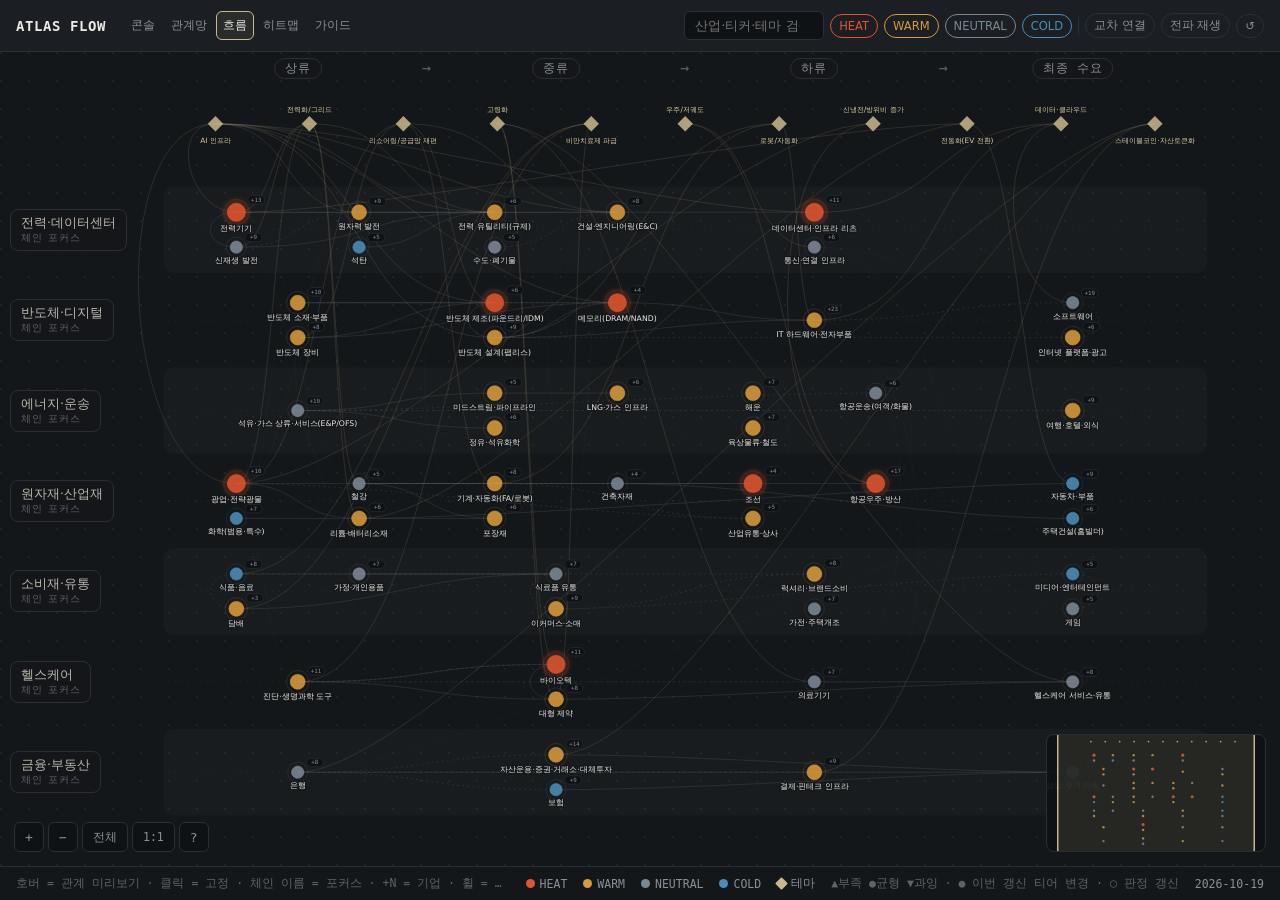
<file: ATLAS_FLOW.html>
<!doctype html>
<html lang="ko">
<head>
<meta charset="utf-8">
<meta name="viewport" content="width=device-width,initial-scale=1">
<title>ATLAS FLOW — 밸류체인 흐름도</title>
<style>
:root{--bg:#14171A;--bg2:#1B1F23;--line:#2A2F35;--bone:#EBEAE4;--mute:#8A9099;--dim:#5C636B;
--heat:#E0552F;--warm:#D89A3A;--neu:#7A8894;--cold:#4A8DB8;--fro:#566169;--theme:#C9B88A;--focus:#F2E9CF;--mono:"IBM Plex Mono",ui-monospace,SFMono-Regular,Menlo,monospace}
*{box-sizing:border-box;margin:0;padding:0}
html,body{height:100%;background:var(--bg);color:var(--bone);font-family:"Pretendard","IBM Plex Sans KR","Apple SD Gothic Neo",system-ui,sans-serif;font-size:13px;overflow:hidden}
#app{display:grid;grid-template-rows:52px 1fr 34px;grid-template-columns:minmax(0,1fr);height:100vh;width:100vw}
header{display:flex;align-items:center;gap:12px;min-width:0;overflow:visible;padding:0 16px;border-bottom:1px solid var(--line);background:var(--bg2);position:relative;z-index:6}
header h1{font-family:var(--mono);font-size:14px;font-weight:600;letter-spacing:.04em;white-space:nowrap}
header h1 span{color:var(--mute);font-weight:400;margin-left:8px;font-size:12px}
header .tabs{display:flex;gap:2px;margin-left:6px}
header .tabs a{color:var(--mute);text-decoration:none;font-size:12px;padding:5px 9px;border-radius:6px;border:1px solid transparent;white-space:nowrap}
header .tabs a:hover{color:var(--bone);border-color:var(--line)}
header .tabs a.cur{color:var(--bone);border-color:var(--theme);background:rgba(201,184,138,.08)}
header .tools{display:flex;align-items:center;gap:6px;margin-left:auto;flex-wrap:nowrap;min-width:0}
.srch{position:relative}
input[type=search]{background:#0F1215;border:1px solid var(--line);color:var(--bone);padding:6px 10px;border-radius:6px;font:inherit;width:190px;outline:none}
input[type=search]:focus{border-color:var(--theme);box-shadow:0 0 0 2px rgba(201,184,138,.18)}
#sres{position:absolute;top:36px;left:0;width:340px;max-height:360px;overflow:auto;background:#0F1215;border:1px solid var(--line);border-radius:8px;display:none;z-index:9;box-shadow:0 10px 30px rgba(0,0,0,.5)}
#sres div{padding:7px 10px;cursor:pointer;display:flex;gap:8px;align-items:center;font-size:12.5px}
#sres div:hover,#sres div.act{background:#1B2026}
#sres i{width:8px;height:8px;border-radius:50%;flex:none}
#sres small{color:var(--mute);margin-left:auto;font-family:var(--mono);font-size:10.5px}
.chip{border:1px solid var(--line);background:transparent;color:var(--mute);padding:4px 8px;border-radius:999px;font:inherit;font-size:11.5px;cursor:pointer;transition:all .15s;white-space:nowrap}
.chip:hover{border-color:var(--mute);color:var(--bone)}
.chip.on{color:var(--bone);border-color:var(--bone)}
.chip.t-HEAT.on{border-color:var(--heat);color:var(--heat)}.chip.t-WARM.on{border-color:var(--warm);color:var(--warm)}
.chip.t-NEUTRAL.on{border-color:var(--neu);color:var(--neu)}.chip.t-COLD.on{border-color:var(--cold);color:var(--cold)}
.sep{width:1px;height:18px;background:var(--line)}
:focus-visible{outline:2px solid var(--theme);outline-offset:2px}
#stage{position:relative;overflow:hidden;background:var(--bg);background-image:radial-gradient(circle at 1px 1px,#1E2327 1px,transparent 0);background-size:28px 28px}
svg#svg{width:100%;height:100%;display:block;cursor:grab;touch-action:none}
svg#svg.dragging{cursor:grabbing}
.lane-band{fill:#FFFFFF;fill-opacity:.018;pointer-events:none}
.edge{fill:none;stroke:var(--dim);stroke-opacity:.34;stroke-width:1.2;transition:stroke-opacity .18s,stroke-width .18s}
.edge.x{stroke-opacity:.07}
#root.showx .edge.x{stroke-opacity:.22}
.edge.dash{stroke-dasharray:3 5}
.edge.k-THEME_DRIVES{stroke:var(--theme);stroke-opacity:.18}
.edge.k-OPERATES_IN{stroke:var(--dim);stroke-opacity:.5}
.edge.lit1{stroke-opacity:.96!important;stroke-width:2.2}
.edge.lit2{stroke-opacity:.5!important;stroke-width:1.4}
.edge.off{stroke-opacity:.035!important}
.edge.hl{stroke-opacity:.9!important;stroke-width:2}
.edge.k-SUPPLIES_TO.lit1,.edge.k-SUPPLIES_TO.lit2,.edge.k-SUPPLIES_TO.hl{stroke:var(--focus)}
.edge.k-THEME_DRIVES.lit1,.edge.k-THEME_DRIVES.lit2,.edge.k-THEME_DRIVES.hl{stroke:var(--theme)}
.edge.k-DEMAND_COMOVES.lit1,.edge.k-DEMAND_COMOVES.lit2,.edge.k-DEMAND_COMOVES.hl{stroke:#9FB4C7}
.edge.k-CAPACITY_COMPETES.lit1,.edge.k-CAPACITY_COMPETES.lit2,.edge.k-CAPACITY_COMPETES.hl{stroke:#D4B36A}
.edge.k-SUBSTITUTES.lit1,.edge.k-SUBSTITUTES.lit2,.edge.k-SUBSTITUTES.hl{stroke:#B48ED8}
.edge.k-INVERSE.lit1,.edge.k-INVERSE.lit2,.edge.k-INVERSE.hl{stroke:var(--heat)}
.edge.k-SUPPLIES_TO.lit1,.edge.k-SUPPLIES_TO.hl{marker-end:url(#arrow)}
.node{cursor:pointer}
.node circle.core{transition:fill-opacity .18s,stroke-opacity .18s}
.node circle.halo{fill:none;stroke-width:1;stroke-opacity:.22;transition:stroke-opacity .18s}
.node circle.glow{fill:none;stroke-width:6;stroke-opacity:0;filter:url(#blur)}
.node.tier-HEAT circle.glow{stroke-opacity:.35}
.node .lbl{font-size:12px;fill:var(--bone);paint-order:stroke;stroke:var(--bg);stroke-width:3.5px;stroke-linejoin:round;font-weight:500}
.node .sub{font-family:var(--mono);font-size:9.5px;fill:var(--mute);paint-order:stroke;stroke:var(--bg);stroke-width:3px}
.node .bal{font-size:9px;fill:var(--mute)}
.node .chg{fill:var(--theme)}
.node .badge rect{fill:#0F1215;stroke:var(--line)}
.node .badge text{font-family:var(--mono);font-size:9px;fill:var(--mute)}
.node .badge:hover rect{stroke:var(--bone)}.node .badge:hover text{fill:var(--bone)}
.node.exp .badge rect{stroke:var(--theme)}.node.exp .badge text{fill:var(--theme)}
.node.off circle.core{fill-opacity:.10;stroke-opacity:.12}.node.off circle.glow{stroke-opacity:0}
.node.off .lbl{fill:var(--dim)}.node.off .sub,.node.off .bal{fill:#3E444B}.node.off .badge{opacity:.3}
.node.tdim{opacity:.18}
.node.lit2 circle.core{fill-opacity:.6}
.node.sel circle.halo{stroke-opacity:1;stroke-width:1.8;animation:pulse 1.6s ease-in-out infinite}
.node.hov circle.halo{stroke-opacity:.85}
.node.hit circle.halo{stroke-opacity:.95;stroke:var(--theme);stroke-width:1.6}
.node.theme polygon{transition:fill-opacity .18s}
.node.theme.off polygon{fill-opacity:.10}
.node.theme .lbl{font-size:11.5px;fill:#D9CBA4}
.node.co .lbl{font-size:10.5px;font-weight:400}
.node.mini .lbl,.node.mini .sub,.node.mini .bal,.node.mini .badge,.node.mini .chg{display:none}
@keyframes pulse{0%,100%{r:var(--rr)}50%{r:calc(var(--rr) + 4px)}}
.particle{fill:var(--focus);pointer-events:none}
#root.z-mid .node .sub,#root.z-mid .node .bal{display:none}
#root.z-far .node .sub,#root.z-far .node .bal,#root.z-far .node.co .lbl,#root.z-far .node .badge{display:none}
#root.z-far .node.tier-NEUTRAL .lbl,#root.z-far .node.tier-COLD .lbl{display:none}
/* 고정 헤더 */
#hx{position:absolute;left:0;right:0;top:0;height:30px;pointer-events:none;z-index:2}
#hx div{position:absolute;top:6px;transform:translateX(-50%);font-family:var(--mono);font-size:11.5px;letter-spacing:.08em;color:var(--mute);background:rgba(20,23,26,.85);padding:2px 10px;border-radius:999px;border:1px solid var(--line);white-space:nowrap}
#hx div.arr{border:0;background:none;color:var(--dim);font-size:15px;top:5px}
#hy{position:absolute;left:0;top:0;bottom:0;width:0;z-index:2}
#hy div{position:absolute;left:10px;transform:translateY(-50%);font-size:12.5px;color:#B9B6AC;background:rgba(20,23,26,.9);padding:5px 10px;border-radius:8px;border:1px solid var(--line);cursor:pointer;white-space:nowrap;user-select:none;transition:border-color .15s,color .15s}
#hy div:hover{border-color:var(--bone);color:var(--bone)}
#hy div.on{border-color:var(--theme);color:var(--theme);background:rgba(201,184,138,.1)}
#hy div small{display:block;font-family:var(--mono);font-size:9.5px;color:var(--dim);letter-spacing:.06em}
#hy div.mini{font-size:11px;padding:3px 8px;color:var(--mute);border-color:transparent;background:rgba(20,23,26,.75)}
#hy div.mini small{display:none}
/* 인스펙터 서랍 */
#insp{position:absolute;top:0;right:0;bottom:0;width:390px;background:rgba(27,31,35,.97);border-left:1px solid var(--line);overflow:auto;padding:16px 18px 32px;transform:translateX(100%);transition:transform .22s ease;z-index:5;backdrop-filter:blur(6px)}
#insp.open{transform:none}
#insp .top{display:flex;align-items:flex-start;gap:8px}
#insp .x{margin-left:auto;background:none;border:1px solid var(--line);color:var(--mute);width:26px;height:26px;border-radius:6px;cursor:pointer;font-size:14px;flex:none}
#insp .x:hover{color:var(--bone);border-color:var(--bone)}
#insp h2{font-size:15px;font-weight:600;margin-bottom:2px}
#insp .meta{font-family:var(--mono);font-size:11px;color:var(--mute);margin-bottom:10px}
#insp .tier{display:inline-block;padding:2px 8px;border-radius:999px;font-family:var(--mono);font-size:10.5px;letter-spacing:.06em;margin-right:6px;border:1px solid}
#insp .btns{display:flex;gap:6px;margin:10px 0 4px}
#insp .btns button{background:none;border:1px solid var(--line);color:var(--mute);padding:4px 9px;border-radius:6px;font:inherit;font-size:11.5px;cursor:pointer}
#insp .btns button:hover{color:var(--bone);border-color:var(--bone)}
#insp .chg{margin:12px 0 4px;padding:10px 12px;border:1px solid rgba(201,184,138,.35);border-left:3px solid var(--theme);border-radius:6px;background:rgba(201,184,138,.06);font-size:12.5px;line-height:1.5}
#insp .chg b{color:var(--theme);font-family:var(--mono);font-size:10.5px;letter-spacing:.06em;display:block;margin-bottom:3px}
#insp details{border-top:1px solid var(--line);padding:6px 0}
#insp summary{cursor:pointer;font-size:11.5px;color:var(--mute);padding:4px 0;list-style:none;display:flex;align-items:center;gap:6px}
#insp summary::before{content:"▸";font-size:10px;color:var(--dim)}#insp details[open] summary::before{content:"▾"}
#insp p{line-height:1.55;color:#CFCFC8;font-size:12.5px;margin:4px 0 8px}
#insp .row{display:flex;justify-content:space-between;gap:10px;padding:5px 0;border-bottom:1px solid var(--line);font-size:12px}
#insp .row b{font-weight:500;color:var(--bone)}
#insp .row span{color:var(--mute);text-align:right;flex:1}
#insp .lk{color:var(--bone);cursor:pointer;text-decoration:underline dotted var(--dim);text-underline-offset:3px}
#insp .lk:hover{color:var(--theme)}
#insp .co{display:flex;align-items:center;gap:8px;padding:4px 0;font-size:12px;cursor:pointer}
#insp .co:hover b{color:var(--theme)}
#insp .co .dot{width:8px;height:8px;border-radius:50%;background:var(--dim);flex:none}
#insp .co .dot.dd{background:var(--bone)}
#insp .co .cp{color:var(--mute);font-size:11px;margin-left:auto;text-align:right}
#insp kbd{font-family:var(--mono);font-size:10.5px;border:1px solid var(--line);border-radius:4px;padding:1px 5px;color:var(--bone)}
footer{display:flex;align-items:center;gap:16px;min-width:0;overflow:hidden;padding:0 16px;border-top:1px solid var(--line);color:var(--mute);font-size:11.5px;font-family:var(--mono)}
footer .lg{display:inline-flex;align-items:center;gap:5px;white-space:nowrap}
footer .lg i{display:inline-block;width:9px;height:9px;border-radius:50%}
#hint{color:var(--dim);flex:1 1 0;min-width:0;overflow:hidden;white-space:nowrap;text-overflow:ellipsis}
#load{position:absolute;inset:0;display:flex;align-items:center;justify-content:center;flex-direction:column;gap:12px;color:var(--mute);background:var(--bg);z-index:8}
#tip{position:absolute;pointer-events:none;background:#0F1215;border:1px solid var(--line);color:var(--bone);padding:7px 10px;border-radius:6px;font-size:11.5px;max-width:320px;line-height:1.45;opacity:0;transition:opacity .12s;z-index:4;box-shadow:0 6px 20px rgba(0,0,0,.45)}
#tip b{font-weight:600}#tip .m{color:var(--mute);font-family:var(--mono);font-size:10.5px}
#mini{position:absolute;right:14px;bottom:14px;width:220px;height:118px;background:rgba(15,18,21,.92);border:1px solid var(--line);border-radius:8px;overflow:hidden;cursor:pointer;z-index:3;transition:right .22s}
#stage.iopen #mini{right:404px}
#mini svg{width:100%;height:100%;display:block}
#mini .vp{fill:rgba(201,184,138,.12);stroke:var(--theme);stroke-width:1.5;vector-effect:non-scaling-stroke}
#zoomctl{position:absolute;left:14px;bottom:14px;display:flex;gap:4px;z-index:3}
#zoomctl button,#help{background:rgba(15,18,21,.92);border:1px solid var(--line);color:var(--mute);width:30px;height:30px;border-radius:6px;font-family:var(--mono);font-size:13px;cursor:pointer}
#zoomctl button:hover,#help:hover{color:var(--bone);border-color:var(--mute)}
#zoomctl .wide{width:auto;padding:0 10px;font-size:11.5px}
#replay{position:absolute;left:50%;top:14px;transform:translateX(-50%);display:none;align-items:center;gap:8px;background:rgba(15,18,21,.95);border:1px solid var(--theme);border-radius:10px;padding:8px 12px;z-index:4;max-width:min(760px,80%)}
#replay.on{display:flex}
#replay button{background:none;border:1px solid var(--line);color:var(--bone);width:28px;height:28px;border-radius:6px;cursor:pointer;font-size:12px;flex:none}
#replay button:hover{border-color:var(--bone)}
#replay .cap{font-size:12px;line-height:1.45;color:#CFCFC8;min-width:0}
#replay .cap b{color:var(--theme);font-family:var(--mono);font-size:10.5px;display:block;margin-bottom:2px}
#helpov{position:absolute;inset:0;background:rgba(20,23,26,.88);display:none;align-items:center;justify-content:center;z-index:7}
#helpov.on{display:flex}
#helpov .box{background:var(--bg2);border:1px solid var(--line);border-radius:12px;padding:22px 26px;width:min(620px,92%);line-height:1.7;font-size:13px}
#helpov h3{font-size:14px;margin-bottom:8px}#helpov table{width:100%;border-collapse:collapse;margin:8px 0}#helpov td{padding:4px 6px;border-bottom:1px solid var(--line);vertical-align:top}#helpov td:first-child{font-family:var(--mono);color:var(--theme);white-space:nowrap;width:150px}
@media (max-width:1500px){header h1 span{display:none}}
@media (max-width:1300px){header .tabs a{padding:5px 6px}header .tools input{width:140px}}
@media (max-width:900px){#insp{width:100%}#mini{display:none}header .tools input{width:120px}#hy div{font-size:11px;padding:3px 7px}}
@media (prefers-reduced-motion:reduce){.node.sel circle.halo{animation:none}.edge,.node circle,#insp{transition:none}}
</style>
<script src="./ATLAS_PRICE.js"></script>
<script src="./ATLAS_UX.js"></script>
<script src="./ATLAS_READER_ADAPTER.js"></script>
<script src="./ATLAS_READING.js"></script><script src="./ATLAS_PANEL.js"></script>
<style id="atlas-integration-responsive">@media(max-width:900px){
#app{grid-template-rows:auto minmax(0,1fr) auto;height:100dvh}header{flex-wrap:wrap;gap:6px;padding:8px 12px}header h1{white-space:normal;overflow-wrap:anywhere;max-width:100%}
header .tabs{margin-left:0;max-width:100%;overflow-x:auto}header .tools{margin-left:0;flex-wrap:wrap;width:100%;gap:5px}.srch{flex:1 1 100%;min-width:0}header .tools input{width:100%}
#sres{width:min(340px,calc(100vw - 24px));max-height:45dvh}#sres div{overflow-wrap:anywhere;min-width:0}#sres small{white-space:normal}footer{flex-wrap:wrap;gap:5px 10px;padding:6px 12px;overflow:visible}#asof{max-width:100%;overflow-wrap:anywhere}
#insp{max-width:100%;overflow-wrap:anywhere}#insp h2{overflow-wrap:anywhere}
}</style>
<link rel="stylesheet" href="./ATLAS_PANEL.css">
</head>
<body>
<div id="app">
<header>
  <h1>ATLAS FLOW<span id="ver">밸류체인 흐름도</span></h1>
  <nav class="tabs" aria-label="뷰 이동">
    <a href="./ATLAS_CONSOLE.html">콘솔</a><a href="./ATLAS_GRAPH.html">관계망</a><a class="cur" href="./ATLAS_FLOW.html" aria-current="page">흐름</a><a href="./ATLAS_MAP.html">히트맵</a><a href="./ATLAS_GUIDE.html">가이드</a>
  </nav>
  <div class="tools">
    <div class="srch"><input id="q" type="search" placeholder="산업·티커·테마 검색  /" aria-label="검색" autocomplete="off"><div id="sres" role="listbox"></div></div>
    <button class="chip t-HEAT on" data-tier="HEAT">HEAT</button>
    <button class="chip t-WARM on" data-tier="WARM">WARM</button>
    <button class="chip t-NEUTRAL on" data-tier="NEUTRAL">NEUTRAL</button>
    <button class="chip t-COLD on" data-tier="COLD">COLD</button>
    <span class="sep"></span>
    <button class="chip" id="xtoggle" title="체인을 가로지르는 관계를 항상 표시">교차 연결</button>
    <button class="chip" id="play">전파 재생</button>
    <button class="chip" id="reset" title="초기화">↺</button>
  </div>
</header>
<div id="stage">
  <div id="load"><div>data/ATLAS_PACK.json 불러오는 중…</div></div>
  <svg id="svg" role="img" aria-label="밸류체인 흐름도">
    <defs>
      <marker id="arrow" viewBox="0 0 10 10" refX="9" refY="5" markerWidth="7" markerHeight="7" orient="auto-start-reverse"><path d="M0,1 L9,5 L0,9 z" fill="#F2E9CF"/></marker>
      <filter id="blur" x="-50%" y="-50%" width="200%" height="200%"><feGaussianBlur stdDeviation="4"/></filter>
    </defs>
    <g id="root"></g>
  </svg>
  <div id="hx"></div><div id="hy"></div>
  <div id="tip"></div>
  <div id="replay"><button id="rprev" title="이전">‹</button><button id="rpp" title="재생/일시정지">❚❚</button><button id="rnext" title="다음">›</button><div class="cap"><b id="rstep"></b><span id="rtext"></span></div><button id="rstop" title="닫기">×</button></div>
  <div id="zoomctl"><button id="zin" title="확대 (+)">+</button><button id="zout" title="축소 (−)">−</button><button id="fit" class="wide" title="전체 보기 (0)">전체</button><button id="one" class="wide" title="실제 크기 (1)">1:1</button><button id="help" title="도움말 (?)">?</button></div>
  <div id="mini" title="클릭해서 이동"><svg id="minisvg"></svg></div>
  <aside id="insp" aria-live="polite"></aside>
  <div id="helpov"><div class="box"><h3>ATLAS FLOW 사용법</h3>
    행 하나가 산업 밸류체인 하나입니다. 왼쪽에서 오른쪽으로 상류 → 중류 → 하류 → 최종 수요가 흐르고, 같은 단계는 셀 안에 나란히 놓입니다. 위의 다이아몬드는 수요를 내리는 테마입니다.
    <table>
    <tr><td>마우스 올림</td><td>그 노드의 관계선만 밝아집니다 (나머지는 그대로)</td></tr>
    <tr><td>클릭</td><td>관계 고정 조명 + 오른쪽 카드. 한 홉 실선, 두 홉 흐림, 나머지 물러남</td></tr>
    <tr><td>체인 이름 클릭</td><td>그 행만 펼치고 나머지 행은 접힙니다. 다시 누르면 복귀</td></tr>
    <tr><td>+N 배지</td><td>기업 펼침 (딥다이브 완료 종목은 진하게)</td></tr>
    <tr><td>휠 / Shift+휠</td><td>확대·축소 / 좌우 이동. 드래그 = 이동. 트랙패드 두 손가락 가능</td></tr>
    <tr><td>0 · 1 · + · −</td><td>전체 보기 · 실제 크기 · 확대 · 축소</td></tr>
    <tr><td>/ · Esc</td><td>검색 · 선택 해제/닫기</td></tr>
    <tr><td>교차 연결</td><td>체인을 가로지르는 관계선을 항상 표시 (기본은 선택할 때만)</td></tr>
    <tr><td>전파 재생</td><td>이번 갱신의 전파 체인을 한 단계씩 (재생·이전·다음)</td></tr>
    </table>
    노드 왼쪽 위 금색 점 = 이번 갱신에서 티어가 바뀐 산업(채움) 또는 판정 근거가 갱신된 산업(테두리). 표시는 딥다이브 산출의 인용이며 매매 의견이 아닙니다.
    <div style="margin-top:12px;text-align:right"><button class="chip" id="helpclose">닫기</button></div>
  </div></div>
</div>
<footer>
  <span id="hint">호버 = 관계 미리보기 · 클릭 = 고정 · 체인 이름 = 포커스 · +N = 기업 · 휠 = 확대 · Shift+휠 = 좌우 · ? = 도움말</span>
  <span class="lg"><i style="background:var(--heat)"></i>HEAT</span>
  <span class="lg"><i style="background:var(--warm)"></i>WARM</span>
  <span class="lg"><i style="background:var(--neu)"></i>NEUTRAL</span>
  <span class="lg"><i style="background:var(--cold)"></i>COLD</span>
  <span class="lg"><i style="background:var(--theme);border-radius:1px;transform:rotate(45deg)"></i>테마</span>
  <span class="lg" style="color:var(--dim)">▲부족 ●균형 ▼과잉 · ● 이번 갱신 티어 변경 · ○ 판정 갱신</span>
  <span id="asof" style="white-space:nowrap"></span>
</footer>
</div>
<script>
// ───────── 체인(행) × 단계(열) 정의 — 수정은 여기서 ─────────
const STAGES=["상류","중류","하류","최종 수요"];
const CHAINS=[
 {id:"POWER",name:"전력·데이터센터",cells:[["IND-03","UTL-02","UTL-03","ENE-05"],["UTL-01","IND-05","UTL-04"],["RLE-02","COM-01"],[]]},
 {id:"SEMI", name:"반도체·디지털",  cells:[["ITC-04","ITC-03"],["ITC-02","ITC-05","ITC-01"],["ITC-06"],["ITC-07","COM-03"]]},
 {id:"ENERGY",name:"에너지·운송",   cells:[["ENE-01"],["ENE-02","ENE-04","ENE-03"],["IND-07","IND-08","IND-06"],["DIS-03"]]},
 {id:"MAT",  name:"원자재·산업재",  cells:[["MAT-02","MAT-01","MAT-03","MAT-06"],["IND-04","MAT-04","MAT-05"],["IND-01","IND-02","IND-09"],["DIS-01","RLE-03"]]},
 {id:"CONS", name:"소비재·유통",    cells:[["STP-01","STP-02","STP-03"],["STP-04","DIS-04"],["DIS-02","DIS-05"],["COM-02","COM-04"]]},
 {id:"HLT",  name:"헬스케어",       cells:[["HLT-04"],["HLT-02","HLT-01"],["HLT-03"],["HLT-05"]]},
 {id:"FIN",  name:"금융·부동산",    cells:[["FIN-01"],["FIN-02","FIN-03"],["ITC-08"],["RLE-01"]]},
];
const TC={HEAT:"#E0552F",WARM:"#D89A3A",NEUTRAL:"#7A8894",COLD:"#4A8DB8",FROZEN:"#566169"};
const BAL={SHORTAGE:"▲",BALANCED:"●",GLUT:"▼"};
const RED=matchMedia("(prefers-reduced-motion: reduce)").matches;
const COLW=400, LEFT=230, RIGHT=90, ROWH=54, ROWPAD=16, MINIH=44, TOP=160, THEME_Y=66, CELLGAP=95, COH=17;

let D=null,N=[],E=[],byId={},sel=null,hov=null,expanded=new Set(),showX=false,tiers=new Set(Object.keys(TC)),focusRow=null,todayKey="";
let flowNav=null,suppressClickUntil=0;
let VW=0,VH=0,WW=0,WH=0,view={x:0,y:0,k:1},dragN=null,panning=null,tween=null,ptrs=new Map(),pinch=null;
const svg=document.getElementById("svg"),root=document.getElementById("root"),tip=document.getElementById("tip"),stage=document.getElementById("stage"),insp=document.getElementById("insp");
const flowPanel=ATLAS_UX.panel(insp,{fallback:()=>document.getElementById("q")});insp.setAttribute("aria-label","선택 노드 상세");
const NS="http://www.w3.org/2000/svg",el=(t,a={})=>{const e=document.createElementNS(NS,t);for(const k in a)e.setAttribute(k,a[k]);return e};
const esc=ATLAS_UX.escaped;
const txt=v=>v==null?"":typeof v==="string"?v:Array.isArray(v)?v.map(txt).join(" · "):Object.values(v).map(txt).join(" ");

async function boot(){
  try{const r=await fetch("data/ATLAS_PACK.json",{cache:"no-store"});if(!r.ok)throw 0;const next=await r.json();await ATLAS_READER.ensureLegacy(next);if(!ATLAS_READING.bindPack(next))throw 0;D=next;ATLAS_PRICE.bindPack(D);init()}
  catch(e){const host=document.getElementById("load");host.textContent="";ATLAS_UX.loadState(host,true)}
}
function init(){
  document.getElementById("load").remove();
  document.getElementById("ver").textContent="연구 "+D.meta.as_of+" · UI "+(D.meta.ui_revision?.id||"기존 판본")+" · 밸류체인 흐름도";
  document.getElementById("asof").textContent=D.meta.as_of||"";
  todayKey=String(D.meta.as_of||"").slice(0,10);
  build();layout();render();fitView(false);tick();
  installFlowNavigation();
}
// ───────── 데이터 ─────────
function build(){
  N=[];E=[];byId={};
  const pos={};CHAINS.forEach((C,ri)=>C.cells.forEach((cell,ci)=>cell.forEach((id,k)=>pos[id]={row:ri,col:ci,k})));
  const dd=new Set((D.company_nodes||[]).filter(c=>c.verification==="DEEP_DIVED").map(c=>c.ticker));
  D.industries.forEach(i=>{const p=pos[i.id]||{row:CHAINS.length-1,col:3,k:9};const hist=i.tier_history||[];const last=hist[hist.length-1],prev=hist[hist.length-2];
    const changed=!!(last&&String(last.as_of||"").slice(0,10)===todayKey);
    const n={id:i.id,kind:"ind",name:i.name,tier:i.tier,row:p.row,col:p.col,k:p.k,ref:i,r:i.tier==="HEAT"?14:i.tier==="WARM"?11.5:9.5,x:0,y:0,
      changed,chg:changed?{from:prev&&prev.tier,to:last.tier,reason:last.reason||""}:null,cos:(i.companies||[]).filter(c=>typeof c==="object").map(c=>({...c,dd:dd.has(c.ticker)}))};
    const missing=(D.company_nodes||[]).filter(c=>(c.industries||[]).includes(i.id)&&!n.cos.some(x=>x.ticker===c.ticker));
    for(const c of missing)n.cos.push({ticker:c.ticker,name:c.name,dd:c.verification==='DEEP_DIVED',role:null,chain_position:'노드 원장 연결 · 카드 명단 누락 이력',membership_status:'NODE_ONLY_CARD_OMISSION'});
    N.push(n);byId[n.id]=n});
  (D.themes||[]).forEach(t=>{const n={id:t.id,kind:"theme",name:t.name,ref:t,r:10,x:0,y:0};N.push(n);byId[n.id]=n});
  D.edges.forEach(e=>{if(byId[e.from]&&byId[e.to])E.push({a:byId[e.from],b:byId[e.to],type:e.type,strength:e.strength,mech:e.mechanism||"",propagation_status:e.propagation_status,review_note:e.review_note})});
  (D.themes||[]).forEach(t=>(t.linked_industries||[]).forEach(id=>{if(byId[id]&&!E.some(e=>e.a.id===t.id&&e.b.id===id))E.push({a:byId[t.id],b:byId[id],type:"THEME_DRIVES",strength:"M",mech:""})}));
  E.forEach(e=>{e.x=(e.a.kind==="ind"&&e.b.kind==="ind"&&e.a.row!==e.b.row)});
  expanded.forEach(id=>{if(byId[id])addCos(byId[id])});
}
function roleKo(role){return {ANCHOR:'대장',REGIME_LEADER:'국면 주도주',HIGH_BETA:'고베타 유망주'}[role]||role}
function addCos(n){n.cos.forEach((c,i)=>{const m={id:n.id+"::"+c.ticker,kind:"co",name:c.ticker,cp:c.chain_position||"",role:c.role,dd:c.dd,parent:n,row:n.row,r:c.role==="REGIME_LEADER"?5.5:4,x:0,y:0,ref:c};N.push(m);byId[m.id]=m;E.push({a:n,b:m,type:"OPERATES_IN",strength:"L",mech:c.note||""})})}
const colX=c=>LEFT+COLW*(c+.5);
let ROWS=[];
function cellRows(cell){return cell.length>2?Math.ceil(cell.length/2):cell.length}
function layout(){
  WW=LEFT+COLW*STAGES.length+RIGHT;let y=TOP;ROWS=[];
  CHAINS.forEach((C,ri)=>{const mini=focusRow!=null&&focusRow!==ri;let h;
    if(mini)h=MINIH;else{const n=Math.max(1,...C.cells.map(cellRows));let extra=0;C.cells.forEach((cell,ci)=>{const ex=cell.filter(id=>expanded.has(id));if(ex.length){const lines=Math.max(...ex.map(id=>Math.ceil(byId[id].cos.length/3)));extra=Math.max(extra,lines*COH+10)}});h=ROWH*n+ROWPAD*2+extra+(focusRow===ri?30:0)}
    ROWS.push({y0:y,y1:y+h,cy:y+h/2,mini});y+=h});
  WH=y+30;
  const th=N.filter(n=>n.kind==="theme");th.forEach((n,i)=>{n.x=LEFT+COLW*STAGES.length*(i+.5)/th.length;n.y=THEME_Y;n.stag=i%2});
  N.filter(n=>n.kind==="ind").forEach(n=>{const R=ROWS[n.row],cell=CHAINS[n.row].cells[n.col],cnt=cell.length||1;
    if(R.mini){n.x=colX(n.col)+(n.k-(cnt-1)/2)*34;n.y=R.cy;return}
    const exLines=Math.max(0,...cell.filter(id=>expanded.has(id)).map(id=>Math.ceil(byId[id].cos.length/3)));const shift=exLines?-(exLines*COH+10)/2:0;
    if(cnt>2){const rows=Math.ceil(cnt/2),r=Math.floor(n.k/2),c=n.k%2;n.x=colX(n.col)+(c?CELLGAP:-CELLGAP);n.y=R.cy+shift+(r-(rows-1)/2)*ROWH}else{n.x=colX(n.col);n.y=R.cy+shift+(n.k-(cnt-1)/2)*ROWH}});
  N.filter(n=>n.kind==="co").forEach(m=>{const p=m.parent,cell=CHAINS[p.row].cells[p.col];const bottom=Math.max(...cell.map(id=>byId[id].y))+34;const i=p.cos.findIndex(c=>c.ticker===m.name);
    const exIds=cell.filter(id=>expanded.has(id)),slot=exIds.indexOf(p.id),w=COLW/Math.max(1,exIds.length);const x0=colX(p.col)-COLW/2+slot*w+18;m.x=x0+(i%3)*(w/3);m.y=bottom+Math.floor(i/3)*COH});
}
// ───────── 렌더 ─────────
let gLane,gEdge,gPart,gNode,mini;
function render(){
  root.innerHTML="";gLane=el("g");gEdge=el("g");gPart=el("g");gNode=el("g");root.append(gLane,gEdge,gPart,gNode);
  CHAINS.forEach((C,ri)=>{const R=ROWS[ri];
    if(ri%2===0||focusRow===ri)gLane.appendChild(el("rect",{class:"lane-band",x:LEFT-8,y:R.y0+3,width:COLW*STAGES.length+16,height:R.y1-R.y0-6,rx:16,style:focusRow===ri?"fill-opacity:.05":""}));
    if(!R.mini)gLane.appendChild(el("line",{x1:LEFT,y1:R.cy,x2:LEFT+COLW*STAGES.length,y2:R.cy,stroke:"#2A2F35","stroke-dasharray":"2 8","stroke-width":1,"pointer-events":"none"}))});
  E.forEach(e=>{const dash=!(e.type==="SUPPLIES_TO"||e.type==="THEME_DRIVES"||e.type==="OPERATES_IN");
    e.el=el("path",{class:"edge k-"+e.type+(dash?" dash":"")+(e.x?" x":"")});
    e.el.addEventListener("mouseenter",ev=>{e.el.classList.add("hl");showTip(ev,`<b>${esc(e.a.name)}</b> → <b>${esc(e.b.name)}</b><div class="m">${esc(ATLAS_READING.relationLabel(e.type))} · 등록 강도 ${esc(({H:"높음",M:"중간",L:"낮음"})[e.strength]||"미기재")}</div>${e.propagation_status==="HOLD"?"<div style='margin-top:4px'>경제적 전달의 현재 확인 보류 · 원 기록은 연결 산업 설명에서 확인</div>":"<div style='margin-top:4px'>등록 관계는 자동 수혜 확증이 아닙니다.</div>"}`)});
    e.el.addEventListener("mousemove",moveTip);e.el.addEventListener("mouseleave",()=>{e.el.classList.remove("hl");hideTip()});gEdge.appendChild(e.el)});
  N.forEach(n=>{const g=el("g",{class:"node "+n.kind+(n.kind==="theme"?" theme":"")+(n.tier?" tier-"+n.tier:"")+(n.kind==="ind"&&ROWS[n.row].mini?" mini":"")+(expanded.has(n.id)?" exp":"")});n.el=g;g.style.setProperty("--rr",(n.r+6)+"px");
    if(n.kind==="theme"){g.appendChild(el("polygon",{points:"0,-12 12,0 0,12 -12,0",fill:"#C9B88A","fill-opacity":.85}))}
    else{g.appendChild(el("circle",{class:"glow",r:n.r+2,stroke:TC[n.tier]||"#EBEAE4"}));g.appendChild(el("circle",{class:"halo",r:n.r+6,stroke:n.kind==="co"?"#EBEAE4":TC[n.tier]}));
      g.appendChild(el("circle",{class:"core",r:n.r,fill:n.kind==="co"?"#3A4149":TC[n.tier],"fill-opacity":n.kind==="co"?(n.dd?.95:.55):.88,stroke:n.kind==="co"?(n.dd?"#EBEAE4":"#5C636B"):TC[n.tier],"stroke-width":n.kind==="co"?1.2:1,"stroke-opacity":.9}))}
    const co=n.kind==="co";
    const t=el("text",{class:"lbl",x:co?n.r+4:0,y:co?4:(n.kind==="theme"?(n.stag?-18:30):n.r+15),"text-anchor":co?"start":"middle"});t.textContent=n.name;g.appendChild(t);
    if(n.kind==="ind"){const s=el("text",{class:"sub",y:n.r+27,"text-anchor":"middle"});s.textContent=n.id;g.appendChild(s);
      const b=el("text",{class:"bal",x:n.r+8,y:4,"text-anchor":"start"});b.textContent=BAL[n.ref.balance]||"";g.appendChild(b);
      if(n.changed){const tc=n.chg.from&&n.chg.from!==n.chg.to;g.appendChild(el("circle",{class:"chg",cx:-n.r-3,cy:-n.r-3,r:3.2,fill:tc?"#C9B88A":"none",stroke:"#C9B88A","stroke-width":1.2}))}
      if(n.cos.length){const bg=el("g",{class:"badge"});bg.setAttribute("transform",`translate(${n.r+4},${-n.r-12})`);bg.appendChild(el("rect",{x:0,y:0,width:26,height:13,rx:6.5}));const bt=el("text",{x:13,y:9.5,"text-anchor":"middle"});bt.textContent=(expanded.has(n.id)?"−":"+")+n.cos.length;bg.appendChild(bt);
        bg.addEventListener("click",ev=>{ev.stopPropagation();toggleCo(n)});bg.addEventListener("mouseenter",ev=>{ev.stopPropagation();showTip(ev,`<b>기업 ${n.cos.length}</b><div class="m">${expanded.has(n.id)?"접기":"펼치기"} · 딥다이브 ${n.cos.filter(c=>c.dd).length}</div>`)});g.appendChild(bg)}}
    g.addEventListener("click",ev=>{ev.stopPropagation();if(performance.now()<suppressClickUntil||(dragN&&dragN.moved))return;select(n,false)});
    g.addEventListener("mouseenter",ev=>{hover(n);showTip(ev,nodeTip(n))});g.addEventListener("mousemove",moveTip);g.addEventListener("mouseleave",()=>{hover(null);hideTip()});
    g.addEventListener("pointerdown",ev=>{if(ev.button!==0||ev.target.closest(".badge"))return;dragN={n,sx:ev.clientX,sy:ev.clientY,moved:false};ev.stopPropagation();svg.classList.add("dragging")});
    gNode.appendChild(g)});
  buildHeads();buildMini();applyFilters();if(sel)light(sel,"sel");
}
function buildHeads(){
  const hx=document.getElementById("hx");hx.innerHTML="";STAGES.forEach((s,ci)=>{const d=document.createElement("div");d.textContent=s;d.dataset.x=colX(ci);hx.appendChild(d);if(ci<STAGES.length-1){const a=document.createElement("div");a.className="arr";a.textContent="→";a.dataset.x=colX(ci)+COLW/2;hx.appendChild(a)}});
  const hy=document.getElementById("hy");hy.innerHTML="";CHAINS.forEach((C,ri)=>{const d=document.createElement("div");d.innerHTML=`${esc(C.name)}<small>${focusRow===ri?"포커스 해제":"체인 포커스"}</small>`;d.dataset.y=ROWS[ri].cy;d.classList.toggle("on",focusRow===ri);d.classList.toggle("mini",!!ROWS[ri].mini);d.onclick=()=>focusChain(ri);hy.appendChild(d)});
}
function nodeTip(n){
  if(n.kind==="ind"){const i=n.ref,e=D._reader_pair?.reader?.editorial?.[i.id];return `<b>${esc(i.name)}</b> <span class="m">${esc(i.id)}</span><div style="margin-top:4px">${esc(e?.headline||i.definition||"")}</div><div class="m">보존된 판단 · 원문 기간과 반대 근거는 산업 설명에서 확인</div>`}
  if(n.kind==="theme")return`<b>${esc(n.name)}</b><div class="m">테마 · 연결 ${E.filter(e=>e.a===n).length}</div>`;
  const c=n.ref;return`<b>${esc(c.ticker)}</b> ${esc(c.name||"")}<div class="m">${esc(c.chain_position||"")}${c.role?" · "+roleKo(c.role):""}${n.dd?" · DEEP_DIVED":""}</div>`;
}
function showTip(ev,html){tip.innerHTML=html;tip.style.opacity=1;moveTip(ev)}
function moveTip(ev){const r=stage.getBoundingClientRect();let x=ev.clientX-r.left+14,y=ev.clientY-r.top+14;if(x+330>r.width)x=ev.clientX-r.left-330;if(y+110>r.height)y=ev.clientY-r.top-100;tip.style.left=x+"px";tip.style.top=y+"px"}
function hideTip(){tip.style.opacity=0}
const path=e=>{const a=e.a,b=e.b;if(e.type==="OPERATES_IN")return`M${a.x},${a.y}L${b.x},${b.y}`;const dx=b.x-a.x,dy=b.y-a.y;if(Math.abs(dx)<40){const s=a.col>=2?1:-1;return`M${a.x},${a.y}C${a.x+s*(40+Math.abs(dy)*.25)},${a.y} ${b.x+s*(40+Math.abs(dy)*.25)},${b.y} ${b.x},${b.y}`}const c=Math.min(Math.abs(dx)*.55,240)*Math.sign(dx);return`M${a.x},${a.y}C${a.x+c},${a.y} ${b.x-c},${b.y} ${b.x},${b.y}`};
// ───────── 프레임 ─────────
let t0=performance.now();
function tick(){
  if(tween){const p=Math.min(1,(performance.now()-tween.t)/tween.d),s=p<.5?2*p*p:-1+(4-2*p)*p;view.x=tween.x0+(tween.x1-tween.x0)*s;view.y=tween.y0+(tween.y1-tween.y0)*s;view.k=tween.k0+(tween.k1-tween.k0)*s;if(p>=1){tween=null;flowNav?.save()}}
  root.setAttribute("transform",`translate(${view.x},${view.y}) scale(${view.k})`);
  root.classList.toggle("z-mid",view.k<.72&&view.k>=.5);root.classList.toggle("z-far",view.k<.5);
  E.forEach(e=>{e.el.setAttribute("d",path(e))});
  N.forEach(n=>{n.el.setAttribute("transform",`translate(${n.x},${n.y})`)});
  document.querySelectorAll("#hx div").forEach(d=>{d.style.left=(view.x+d.dataset.x*view.k)+"px"});
  document.querySelectorAll("#hy div").forEach(d=>{d.style.top=(view.y+d.dataset.y*view.k)+"px"});
  particles();updateMini();requestAnimationFrame(tick);
}
function particles(){
  if(RED||insp.classList.contains("open")){gPart.replaceChildren();return}const t=(performance.now()-t0)/1000;
  const lit=E.filter(e=>e.propagation_status!=="HOLD"&&e.type==="SUPPLIES_TO"&&(sel?e.el.classList.contains("lit1"):hov?e.el.classList.contains("hl"):!e.x));
  while(gPart.childNodes.length<lit.length*2)gPart.appendChild(el("circle",{class:"particle",r:1.7}));
  while(gPart.childNodes.length>lit.length*2)gPart.lastChild.remove();
  lit.forEach((e,i)=>{const L=e.el.getTotalLength();for(let j=0;j<2;j++){const c=gPart.childNodes[i*2+j];const u=((t*.11+i*.37+j*.5)%1);const p=e.el.getPointAtLength(u*L);c.setAttribute("cx",p.x);c.setAttribute("cy",p.y);c.setAttribute("opacity",(sel||hov)?.95:.3)}});
}
// ───────── 조명 ─────────
function neighbors(n){const one=new Set(),two=new Set();E.forEach(e=>{if(e.propagation_status==="HOLD")return;if(e.a===n)one.add(e.b);if(e.b===n)one.add(e.a)});one.forEach(m=>E.forEach(e=>{if(e.propagation_status==="HOLD")return;if(e.a===m&&e.b!==n&&!one.has(e.b))two.add(e.b);if(e.b===m&&e.a!==n&&!one.has(e.a))two.add(e.a)}));return{one,two}}
function clearLight(){N.forEach(m=>m.el.classList.remove("sel","off","lit2","hov","atlas-registered-context"));E.forEach(e=>e.el.classList.remove("lit1","lit2","off","hl","atlas-held-context","atlas-derived-context"));document.getElementById("atlas-context-key")?.remove()}
function light(n,cls){clearLight();if(!n)return;const{one,two}=neighbors(n);
  N.forEach(m=>{if(m===n)m.el.classList.add(cls);else if(one.has(m)){}else if(two.has(m))m.el.classList.add("lit2");else m.el.classList.add("off")});
  E.forEach(e=>{if(e.propagation_status==="HOLD"){e.el.classList.add("off");return}if(e.a===n||e.b===n)e.el.classList.add("lit1");else if((one.has(e.a)&&two.has(e.b))||(one.has(e.b)&&two.has(e.a))||(one.has(e.a)&&one.has(e.b)))e.el.classList.add("lit2");else e.el.classList.add("off")});
  if(n.kind==="ind"){
    const incident=E.filter(e=>(e.a===n||e.b===n)&&e.type!=="OPERATES_IN");
    const registered=incident.filter(e=>D.edges.some(r=>r.from===e.a.id&&r.to===e.b.id&&r.type===e.type));
    const held=registered.filter(e=>e.propagation_status==="HOLD"),derived=incident.filter(e=>!registered.includes(e));
    held.forEach(e=>{e.el.classList.remove("off","lit1","lit2");e.el.classList.add("atlas-held-context");const o=e.a===n?e.b:e.a;o.el.classList.remove("off","lit2");o.el.classList.add("atlas-registered-context")});
    derived.forEach(e=>{e.el.classList.remove("lit1","lit2");e.el.classList.add("off","atlas-derived-context")});
    if(held.length){const key=document.createElement("div");key.id="atlas-context-key";key.className="atlas-context-key";key.textContent="점선 "+held.length+"개: 등록 관계 · 경제적 전달 미확인"+(derived.length?". 테마 목록 연결 "+derived.length+"개는 별도입니다.":".");stage.appendChild(key)}
  }
}
function hover(n){hov=n;if(sel){return}E.forEach(e=>e.el.classList.remove("hl"));N.forEach(m=>m.el.classList.remove("hov"));if(!n)return;n.el.classList.add("hov");E.forEach(e=>{if(e.propagation_status!=="HOLD"&&(e.a===n||e.b===n))e.el.classList.add("hl")})}
function inView(n){const sx=view.x+n.x*view.k,sy=view.y+n.y*view.k;const m=60,right=VW-(insp.classList.contains("open")&&VW>900?insp.getBoundingClientRect().width:0);return sx>m&&sx<right-m&&sy>m&&sy<VH-m}
function select(n,force){
  const apply=()=>{hideTip();sel=n;light(n,"sel");if(!n){closeInsp();return}inspect(n);openInsp();if(force||!inView(n))centerOn(n)};
  if(flowNav)flowNav.navigate(n?.id||null,apply,n?'#'+encodeURIComponent(n.id):location.pathname);else apply();
}
function cl(x,y,k){const w=WW*k,h=WH*k;const right=insp.classList.contains("open")&&VW>900?insp.getBoundingClientRect().width:0;const vw=VW-right;return{x:w<vw?(vw-w)/2:Math.max(vw-w-40,Math.min(40,x)),y:h<VH?(VH-h)/2:Math.max(VH-h-40,Math.min(40,y))}}
function centerOn(n){const reading=n.kind==="ind"&&VW>900;const k=Math.max(view.k,reading?1.05:.85);const right=insp.classList.contains("open")&&VW>900?insp.getBoundingClientRect().width:0;const c=cl((VW-right)/2-n.x*k,VH/2-n.y*k,k);if(reading)c.y=Math.min(280,VH*.34)-n.y*k;tween={t:performance.now(),d:RED?0:420,x0:view.x,y0:view.y,k0:view.k,x1:c.x,y1:c.y,k1:k}}
function syncFlowPanel(){
 const head=insp.querySelector('.top');if(!head)return;
 let body=insp.querySelector('#flowPanelBody');if(!body){body=document.createElement('div');body.id='flowPanelBody';for(const child of [...insp.children])if(child!==head)body.appendChild(child);insp.appendChild(body)}
 const buttons=body.querySelector(':scope>.btns');if(buttons){const d=document.createElement('details');d.className='atlas-panel-actions';const sum=document.createElement('summary');sum.textContent='지도 조작';d.append(sum,buttons);body.appendChild(d)}
 ATLAS_PANEL.attach({panel:insp,head,body,view:'FLOW',key:sel?.id||null,context:sel?.parent?.id||sel?.id,pack:D,onPick:id=>{if(byId[id])select(byId[id],false)},onClose:()=>select(null)});
}
function openInsp(){insp.classList.add("open");document.body.classList.add("atlas-flow-reading");stage.classList.add("iopen");flowNav?.backButton(insp.querySelector(".top"));flowPanel.open();syncFlowPanel();ATLAS_READING.flowSheet(true);ATLAS_UX.enhance(insp)}
function closeInsp(){insp.classList.remove("open");document.body.classList.remove("atlas-flow-reading");stage.classList.remove("iopen");ATLAS_READING.flowSheet(false);flowPanel.close()}
function toggleCo(n){if(expanded.has(n.id))expanded.delete(n.id);else expanded.add(n.id);rebuild();if(sel){inspect(sel);syncFlowPanel()}}
function rebuild(){const keep=sel&&sel.id;build();layout();render();if(keep&&byId[keep]){sel=byId[keep];light(sel,"sel")}}
function focusChain(ri){focusRow=(focusRow===ri)?null:ri;rebuild();
  if(focusRow!=null){const set=new Set(N.filter(n=>n.kind==="ind"&&n.row===ri));sel=null;clearLight();
    N.forEach(m=>{if(set.has(m))m.el.classList.add("sel");else if(E.some(e=>(set.has(e.a)&&e.b===m)||(set.has(e.b)&&e.a===m)))m.el.classList.add("lit2");else m.el.classList.add("off")});
    E.forEach(e=>{if(e.propagation_status==="HOLD"){e.el.classList.add("off");return}if(set.has(e.a)&&set.has(e.b))e.el.classList.add("lit1");else if(set.has(e.a)||set.has(e.b))e.el.classList.add("lit2");else e.el.classList.add("off")});
    inspectChain(ri,set);openInsp();const R=ROWS[ri];const right=VW>900?insp.getBoundingClientRect().width:0;const k=Math.max(Math.min(view.k,(VW-right-40)/WW),.6);const c=cl((VW-right-WW*k)/2,VH/2-R.cy*k,k);tween={t:performance.now(),d:RED?0:420,x0:view.x,y0:view.y,k0:view.k,x1:c.x,y1:c.y,k1:k}}
  else{clearLight();closeInsp();fitView(true)}}
function applyFilters(){N.forEach(n=>{n.el.classList.toggle("tdim",n.kind==="ind"&&!tiers.has(n.tier))});root.classList.toggle("showx",showX)}
// ───────── 검색 ─────────
const sres=document.getElementById("sres");let sidx=0,sitems=[];
function search(q){sidx=0;q=q.trim().toLowerCase();sres.innerHTML="";sitems=[];if(!q){sres.style.display="none";return}
  N.filter(n=>n.kind!=="co").forEach(n=>{if(n.name.toLowerCase().includes(q)||n.id.toLowerCase().includes(q))sitems.push({t:n.kind==="theme"?"테마":"산업",n,label:n.name,sub:n.id,col:n.kind==="theme"?"#C9B88A":TC[n.tier]})});
  N.filter(n=>n.kind==="ind").forEach(n=>n.cos.forEach(c=>{if(c.ticker.toLowerCase().includes(q)||(c.name||"").toLowerCase().includes(q))sitems.push({t:"기업",n,co:c,label:c.ticker+" "+(c.name||""),sub:n.name,col:c.dd?"#EBEAE4":"#5C636B"})}));
  sitems=sitems.slice(0,14);sidx=0;
  if(!sitems.length){sres.innerHTML='<div style="color:var(--mute)">결과 없음</div>';sres.style.display="block";return}
  sitems.forEach((it,i)=>{const d=document.createElement("div");d.innerHTML=`<i style="background:${it.col}"></i>${esc(it.label)}<small>${esc(it.t)} · ${esc(it.sub)}</small>`;d.className=i===0?"act":"";d.onclick=()=>goItem(it);sres.appendChild(d)});sres.style.display="block"}
function goItem(it){
  sres.style.display='none';document.getElementById('q').blur();
  const id=it.co?it.n.id+'::'+it.co.ticker:it.n.id;
  const apply=()=>{sres.style.display='none';document.getElementById('q').blur();if(it.co){if(!expanded.has(it.n.id)){expanded.add(it.n.id);rebuild()}select(byId[id]||it.n,true)}else select(it.n,true)};
  if(flowNav)flowNav.navigate(id,apply,'#'+encodeURIComponent(id));else apply();
}
document.addEventListener('click',event=>{if(event.button!==0||event.metaKey||event.ctrlKey||event.shiftKey||event.altKey)return;const link=event.target.closest('a[data-atlas-company]');if(!link)return;const parent=byId[link.dataset.atlasIndustry],co=parent?.cos?.find(c=>c.ticker===link.dataset.atlasCompany);if(co){event.preventDefault();goItem({n:parent,co})}});
document.getElementById("q").addEventListener("input",ev=>search(ev.target.value));
document.getElementById("q").addEventListener("keydown",ev=>{if(ev.key==="ArrowDown"){sidx=Math.min(sitems.length-1,sidx+1)}else if(ev.key==="ArrowUp"){sidx=Math.max(0,sidx-1)}else if(ev.key==="Enter"){ev.preventDefault();ev.stopPropagation();if(sitems[sidx])goItem(sitems[sidx]);return}else if(ev.key==="Escape"){sres.style.display="none";ev.target.blur();return}else return;ev.preventDefault();[...sres.children].forEach((d,i)=>d.classList.toggle("act",i===sidx))});
document.addEventListener('click',event=>{if(event.button!==0||event.metaKey||event.ctrlKey||event.shiftKey||event.altKey)return;const link=event.target.closest('a[data-atlas-node]');if(!link)return;const node=byId[link.dataset.atlasNode];if(node&&node.kind!=="co"){event.preventDefault();select(node,true)}});
function closeSearchOutside(){const a=document.activeElement;if(a!==document.getElementById("q")&&!sres.contains(a))sres.style.display="none"}
document.getElementById("q").addEventListener("blur",()=>setTimeout(closeSearchOutside,150));
sres.addEventListener("focusout",()=>setTimeout(closeSearchOutside,0));
sres.addEventListener("keydown",ev=>{if(ev.key==="Escape"){ev.preventDefault();ev.stopPropagation();document.getElementById("q").focus();sres.style.display="none"}});
document.getElementById("q").addEventListener("focus",ev=>{if(ev.target.value)search(ev.target.value)});
// ───────── 뷰포트 ─────────
function measure(){VW=svg.clientWidth||1200;VH=svg.clientHeight||700}
function clamp(){view.k=Math.max(.08,Math.min(2.8,view.k));const c=cl(view.x,view.y,view.k);view.x=c.x;view.y=c.y}
function fitView(anim){measure();const right=insp.classList.contains("open")&&VW>900?insp.getBoundingClientRect().width:0;const k=Math.min((VW-right-40)/WW,(VH-40)/WH);const x=(VW-right-WW*k)/2,y=(VH-WH*k)/2;if(anim&&!RED)tween={t:performance.now(),d:380,x0:view.x,y0:view.y,k0:view.k,x1:x,y1:y,k1:k};else view={x,y,k}}
function zoomAt(f,cx,cy){tween=null;const k=Math.max(.08,Math.min(2.8,view.k*f));view.x=cx-(cx-view.x)*k/view.k;view.y=cy-(cy-view.y)*k/view.k;view.k=k;clamp()}
svg.addEventListener("wheel",ev=>{ev.preventDefault();tween=null;const r=svg.getBoundingClientRect();
  if(ev.ctrlKey){zoomAt(ev.deltaY<0?1.06:.94,ev.clientX-r.left,ev.clientY-r.top);return}
  if(ev.shiftKey||Math.abs(ev.deltaX)>Math.abs(ev.deltaY)){view.x-=(ev.deltaX||ev.deltaY);clamp();return}
  zoomAt(ev.deltaY<0?1.12:.89,ev.clientX-r.left,ev.clientY-r.top)},{passive:false});
svg.addEventListener("pointerdown",ev=>{
  if(ev.button!==0&&ev.pointerType!=="touch")return;
  ev.target.setPointerCapture?.(ev.pointerId);ptrs.set(ev.pointerId,{x:ev.clientX,y:ev.clientY});tween=null;
  if(ptrs.size===2){const a=[...ptrs.values()];pinch={d:Math.hypot(a[0].x-a[1].x,a[0].y-a[1].y),k:view.k,cx:(a[0].x+a[1].x)/2,cy:(a[0].y+a[1].y)/2,vx:view.x,vy:view.y};panning=null;dragN=null;return}
  panning={x:ev.clientX,y:ev.clientY,vx:view.x,vy:view.y,moved:false};svg.classList.add("dragging");
},true);
window.addEventListener("pointermove",ev=>{
  if(!ptrs.has(ev.pointerId))return;ptrs.set(ev.pointerId,{x:ev.clientX,y:ev.clientY});
  if(pinch&&ptrs.size===2){
    const a=[...ptrs.values()],d=Math.hypot(a[0].x-a[1].x,a[0].y-a[1].y),r=svg.getBoundingClientRect();
    const k=Math.max(.08,Math.min(2.8,pinch.k*d/Math.max(1,pinch.d))),cx=(a[0].x+a[1].x)/2-r.left,cy=(a[0].y+a[1].y)/2-r.top;
    view.x=cx-(pinch.cx-r.left-pinch.vx)*k/pinch.k;view.y=cy-(pinch.cy-r.top-pinch.vy)*k/pinch.k;view.k=k;clamp();suppressClickUntil=performance.now()+350;return;
  }
  if(dragN){
    if(Math.hypot(ev.clientX-dragN.sx,ev.clientY-dragN.sy)>4)dragN.moved=true;if(!dragN.moved)return;
    const n=dragN.n,r=svg.getBoundingClientRect(),p={x:(ev.clientX-r.left-view.x)/view.k,y:(ev.clientY-r.top-view.y)/view.k};
    if(n.kind==="ind"){const R=ROWS[n.row];n.y=Math.max(R.y0+18,Math.min(R.y1-18,p.y))}else if(n.kind==="co"){n.x=p.x;n.y=p.y}
  }else if(panning){
    if(Math.hypot(ev.clientX-panning.x,ev.clientY-panning.y)>4)panning.moved=true;
    if(panning.moved){view.x=panning.vx+ev.clientX-panning.x;view.y=panning.vy+ev.clientY-panning.y;clamp()}
  }
});
function endFlowPointer(ev){
  if(!ptrs.has(ev.pointerId))return;
  if(pinch||panning?.moved||dragN?.moved||ev.type==="pointercancel")suppressClickUntil=performance.now()+350;
  ptrs.delete(ev.pointerId);pinch=null;dragN=null;panning=null;
  if(ptrs.size===1){const p=[...ptrs.values()][0];panning={x:p.x,y:p.y,vx:view.x,vy:view.y,moved:false}}
  if(!ptrs.size)svg.classList.remove("dragging");
}
window.addEventListener("pointerup",endFlowPointer);window.addEventListener("pointercancel",endFlowPointer);
svg.addEventListener("click",ev=>{if(performance.now()<suppressClickUntil)return;if(!ev.target.closest(".node")){if(focusRow==null)select(null);else closeInsp()}});
document.getElementById("zin").onclick=()=>zoomAt(1.25,VW/2,VH/2);document.getElementById("zout").onclick=()=>zoomAt(.8,VW/2,VH/2);
document.getElementById("fit").onclick=()=>fitView(true);document.getElementById("one").onclick=()=>{const c=cl(40,Math.min(20,(VH-WH)/2),1);tween={t:performance.now(),d:RED?0:380,x0:view.x,y0:view.y,k0:view.k,x1:c.x,y1:c.y,k1:1}};
const helpov=document.getElementById('helpov');
// Move the modal outside the app so the background can become inert as a unit.
helpov.style.position='fixed';document.body.appendChild(helpov);
const helpPanel=ATLAS_UX.panel(helpov,{modal:true,background:document.getElementById('app'),fallback:()=>document.getElementById('help')});helpov.setAttribute('aria-label','ATLAS FLOW 사용법');
function closeHelp(){helpov.classList.remove('on');helpPanel.close()}
function toggleHelp(){if(helpov.classList.contains('on'))closeHelp();else{helpov.classList.add('on');helpPanel.open()}}
document.getElementById('help').onclick=toggleHelp;document.getElementById('helpclose').onclick=closeHelp;helpov.addEventListener('click',e=>{if(e.target===helpov)closeHelp()});

window.addEventListener("keydown",ev=>{if((insp.getAttribute("aria-modal")==="true"||helpov.classList.contains("on"))&&ev.key!=="Escape")return;if(ev.target.tagName==="INPUT"||ev.target.tagName==="TEXTAREA")return;if(ev.target.closest("#insp")&&ev.key.startsWith("Arrow"))return;
  if(ev.key==="/"){ev.preventDefault();document.getElementById("q").focus()}else if(ev.key==="Escape"){if(helpov.classList.contains("on"))closeHelp();else if(replayOn)stopReplay();else if(sel)select(null);else if(focusRow!=null)focusChain(focusRow);else closeInsp()}
  else if(ev.key==="?")toggleHelp();else if(ev.key==="+"||ev.key==="=")zoomAt(1.25,VW/2,VH/2);else if(ev.key==="-")zoomAt(.8,VW/2,VH/2);else if(ev.key==="0")fitView(true);else if(ev.key==="1")document.getElementById("one").click();
  else if(ev.key==="ArrowLeft"){view.x+=80;clamp()}else if(ev.key==="ArrowRight"){view.x-=80;clamp()}else if(ev.key==="ArrowUp"){view.y+=80;clamp()}else if(ev.key==="ArrowDown"){view.y-=80;clamp()}});
// ───────── 미니맵 ─────────
function buildMini(){mini=document.getElementById("minisvg");mini.innerHTML="";mini.setAttribute("viewBox",`0 0 ${WW} ${WH}`);
  N.filter(n=>n.kind!=="co").forEach(n=>{const c=el("circle",{cx:n.x,cy:n.y,r:n.kind==="theme"?9:(n.tier==="HEAT"?16:12),fill:n.kind==="theme"?"#C9B88A":TC[n.tier],"fill-opacity":.8});c.dataset.id=n.id;mini.appendChild(c)});
  mini.vp=el("rect",{class:"vp"});mini.appendChild(mini.vp);
  document.getElementById("mini").onclick=ev=>{const r=mini.getBoundingClientRect();const wx=(ev.clientX-r.left)/r.width*WW,wy=(ev.clientY-r.top)/r.height*WH;const right=insp.classList.contains("open")&&VW>900?insp.getBoundingClientRect().width:0;const c=cl((VW-right)/2-wx*view.k,VH/2-wy*view.k,view.k);tween={t:performance.now(),d:RED?0:320,x0:view.x,y0:view.y,k0:view.k,x1:c.x,y1:c.y,k1:view.k}}}
function updateMini(){if(!mini||!mini.vp)return;const right=insp.classList.contains("open")&&VW>900?insp.getBoundingClientRect().width:0;mini.vp.setAttribute("x",-view.x/view.k);mini.vp.setAttribute("y",-view.y/view.k);mini.vp.setAttribute("width",(VW-right)/view.k);mini.vp.setAttribute("height",VH/view.k);
  mini.querySelectorAll("circle").forEach(c=>{const n=byId[c.dataset.id];if(n){c.setAttribute("cx",n.x);c.setAttribute("cy",n.y)}})}
// ───────── 인스펙터 ─────────
function head(title,meta){return`<div class="top"><div><h2>${title}</h2><div class="meta">${meta}</div></div><button class="x" title="닫기 (Esc)" onclick="select(null)">×</button></div>`}
function inspect(n){
  let h="";
  if(n.kind==="ind"){const i=n.ref;
    h+=head(esc(i.name),i.id+" · "+esc(CHAINS[n.row].name)+" · "+esc(STAGES[n.col]));
    h+=`<div class="btns"><button onclick="centerOn(byId['${n.id}'])">지도에서 보기</button><button onclick="toggleCo(byId['${n.id}'])">${expanded.has(n.id)?"기업 접기":"기업 위치 보기"}</button><button onclick="focusChain(${n.row})">체인 보기</button></div>`;
    h+=ATLAS_READING.industryHTML(i);
  }else if(n.kind==="theme"){const t=n.ref;h+=head(esc(t.name),t.id+" · 테마");h+=`<p>${esc(txt(t.thesis||t.description||t.demand_thesis||"").slice(0,700))}</p><details open><summary>구동 산업</summary>`;E.filter(e=>e.a===n).forEach(e=>h+=`<div class="row"><b><span class="lk" data-id="${e.b.id}">${esc(e.b.name)}</span></b><span style="color:${TC[e.b.tier]}">${esc(e.b.tier)}</span></div>`);h+=`</details>`}
  else{const c=n.ref;const cn=(D.company_nodes||[]).find(x=>x.ticker===c.ticker);const r=cn&&cn.deep_dive_ref;
    if(!cn){insp.innerHTML=head(esc(c.ticker),esc(n.parent.name)+" · 산업 카드 등록")+ATLAS_READING.industryCardGapHTML(c,n.parent.ref);insp.scrollTop=0;return;}
    h+=head(esc(c.ticker)+` <small style="color:var(--mute);font-weight:400">${esc(c.name||"")}</small>`,esc(n.parent.name)+" · "+esc(c.chain_position||"")+(c.role?" · "+esc(roleKo(c.role)):""));
    h+=`<div class="btns"><button onclick="select(byId['${n.parent.id}'],false)">산업으로</button><button onclick="centerOn(byId['${n.id}'])">여기로 확대</button></div>`;
    h+=ATLAS_READING.companyHTML(cn,n.parent.ref,c)+'<details class="atlas-preserved"><summary>회사 근거·관찰 KPI·원 DD·가격 기록</summary><div class="atlas-preserved-body">'+ATLAS_PRICE.companyReviewHTML(cn)+ATLAS_PRICE.reviewHTML(cn)+ATLAS_PRICE.reviewHTML(c);
    if(c.note)h+=`<p>${esc(c.note)}</p>`;
    if(r){h+=`<details open><summary>보존된 DD 기준 필드 (${esc(r.as_of||"")})</summary><p>DD 원문 스탠스 · ${ATLAS_PRICE.describe(cn).suppressed?"표시 억제 · 원문 접음":esc(r.stance_zone||"")}</p><p>${esc(r.thesis_oneline||"")}</p>${ATLAS_PRICE.html(cn)}</details>`}
    else h+=`<p style="color:var(--mute)">딥다이브 미실시(SHALLOW)</p>`;
    h+='</div></details>';
    h+='<section class="atlas-memberships"><h3>연결된 산업</h3>'+(cn?.industries||[]).map(id=>{const i=byId[id];return i?'<div class="row"><span class="lk" data-id="'+esc(id)+'">'+esc(i.name)+(id===n.parent.id?' · 이 화면의 진입 맥락':'')+' →</span></div>':''}).join('')+'</section>';
    h+=`<p style="margin-top:12px;color:var(--mute);font-size:11.5px">표시는 딥다이브 산출의 인용이며 매매 의견이 아닙니다.</p>`}
  insp.innerHTML=h;insp.scrollTop=0;
  insp.querySelectorAll(".lk").forEach(a=>a.onclick=()=>{const m=byId[a.dataset.id];if(m)select(m,false)});
  insp.querySelectorAll(".co[data-co]").forEach(d=>d.onclick=()=>{if(!expanded.has(n.id)){expanded.add(n.id);rebuild()}const m=byId[n.id+"::"+d.dataset.co];if(m)select(m,true)});
}
function inspectChain(ri,set){const C=CHAINS[ri];let h=head(esc(C.name)+" 체인","상류 → 중류 → 하류 → 최종 수요")+`<section class="atlas-reading"><h3 class="atlas-reading-lead">공급의 흐름과 수익의 전달은 따로 확인합니다.</h3><p>상류의 원료·설비에서 중류의 생산, 하류의 제품과 최종 수요로 이어지는 연결입니다. 산업 이름을 열어 현재 판단과 근거의 날짜를 확인할 수 있습니다.</p><aside class="atlas-reading-limit"><b>관계 해석의 한계</b><p>연결선은 자동 수혜 판정이 아닙니다. 실제 계약·재고·물량·손익과 시차를 확인하고, 역방향 검토를 순방향 인과로 읽지 않습니다.</p></aside></section>`+`<div class="btns"><button onclick="focusChain(${ri})">포커스 해제</button></div>`;
  const chg=[...set].filter(n=>n.changed);if(chg.length)h+=`<div class="chg"><b>이번 갱신 변경 ${chg.length}</b>${chg.map(n=>esc(n.name)+(n.chg.from&&n.chg.from!==n.chg.to?" "+esc(n.chg.from)+"→"+esc(n.chg.to):"")).join(" · ")}</div>`;
  STAGES.forEach((st,ci)=>{h+=`<details open><summary>${st} (${C.cells[ci].length})</summary>`;C.cells[ci].forEach(id=>{const n=byId[id];if(!n)return;h+=`<div class="row"><b><span class="lk" data-id="${id}">${esc(n.name)}</span></b><span style="color:${TC[n.tier]}">${n.tier} <span style="color:var(--mute)">${BAL[n.ref.balance]||""}</span></span></div>`});h+=`</details>`});
  const out=E.filter(e=>e.type!=="OPERATES_IN"&&e.a.kind==="ind"&&e.b.kind==="ind"&&(set.has(e.a)!==set.has(e.b)));
  h+=`<details open><summary>다른 체인과의 연결 (${out.length})</summary>`;out.forEach(e=>{const inn=set.has(e.a)?e.a:e.b,o=set.has(e.a)?e.b:e.a,dir=set.has(e.a)?"→":"←";h+=`<div class="row"><b>${esc(inn.name)} <small style="color:var(--mute)">${dir} ${esc(ATLAS_READING.relationLabel(e.type))}</small></b><span><span class="lk" data-id="${o.id}">${esc(o.name)}</span> <small>· ${esc(CHAINS[o.row].name)}</small></span></div>`});h+=`</details>`;
  const ths=E.filter(e=>e.type==="THEME_DRIVES"&&set.has(e.b)).map(e=>e.a);const uniq=[...new Set(ths)];
  h+=`<details open><summary>타고 있는 테마 (${uniq.length})</summary>`;uniq.forEach(t=>h+=`<div class="row"><b><span class="lk" data-id="${t.id}">${esc(t.name)}</span></b><span>${ths.filter(x=>x===t).length}개 산업</span></div>`);h+=`</details>`;
  insp.innerHTML=h;insp.scrollTop=0;insp.querySelectorAll(".lk").forEach(a=>a.onclick=()=>{const m=byId[a.dataset.id];if(m)select(m,false)})}
// ───────── 전파 재생 ─────────
let replayOn=false,rPaths=[],rPi=0,rK=0,rTimer=null,rPaused=false;
const rbox=document.getElementById("replay");
function stepIds(p){return[...p.matchAll(/\b(TH-[A-Z]+|[A-Z]{3}-\d{2})\b/g)].map(m=>m[1]).filter((v,i,a)=>a.indexOf(v)===i&&byId[v])}
function startReplay(){rPaths=(D.monthly_diff&&D.monthly_diff.propagation_paths)||[];if(!rPaths.length)return;replayOn=true;rPi=0;rK=0;rPaused=false;rbox.classList.add("on");document.getElementById("rpp").textContent="❚❚";showStep();}
function showStep(){const ids=stepIds(rPaths[rPi]);if(!ids.length){nextStep();return}const n=byId[ids[Math.min(rK,ids.length-1)]];select(n,true);document.getElementById("rstep").textContent=`전파 ${rPi+1}/${rPaths.length} · 단계 ${rK+1}/${ids.length}`;document.getElementById("rtext").textContent=rPaths[rPi];clearTimeout(rTimer);if(!rPaused)rTimer=setTimeout(nextStep,1800)}
function nextStep(){const ids=stepIds(rPaths[rPi]);if(rK<ids.length-1)rK++;else{rPi=(rPi+1)%rPaths.length;rK=0}showStep()}
function prevStep(){if(rK>0)rK--;else{rPi=(rPi-1+rPaths.length)%rPaths.length;rK=Math.max(0,stepIds(rPaths[rPi]).length-1)}showStep()}
function stopReplay(){replayOn=false;clearTimeout(rTimer);rbox.classList.remove("on");select(null)}
document.getElementById("play").onclick=()=>replayOn?stopReplay():startReplay();
document.getElementById("rnext").onclick=nextStep;document.getElementById("rprev").onclick=prevStep;document.getElementById("rstop").onclick=stopReplay;
document.getElementById("rpp").onclick=function(){rPaused=!rPaused;this.textContent=rPaused?"▶":"❚❚";if(!rPaused)showStep();else clearTimeout(rTimer)};
// ───────── 컨트롤 ─────────
document.querySelectorAll(".chip[data-tier]").forEach(b=>b.onclick=()=>{b.classList.toggle("on");const t=b.dataset.tier;b.classList.contains("on")?tiers.add(t):tiers.delete(t);applyFilters()});
document.getElementById("xtoggle").onclick=function(){showX=!showX;this.classList.toggle("on",showX);applyFilters()};
function resetFlow(){
  flowNav.navigate('__reset',()=>{
    expanded.clear();focusRow=null;sel=null;showX=false;tiers.clear();Object.keys(TC).forEach(t=>tiers.add(t));
    document.querySelectorAll('.chip[data-tier]').forEach(b=>b.classList.toggle('on',tiers.has(b.dataset.tier)));
    document.getElementById('xtoggle').classList.remove('on');document.getElementById('q').value='';sres.style.display='none';
    build();layout();render();closeInsp();clearLight();fitView(false);
  },location.pathname);
}
document.getElementById('reset').onclick=resetFlow;
function installFlowNavigation(){
  flowNav=ATLAS_UX.mount({
    key:m=>m.selected||null,
    capture:()=>({selected:sel?.id||null,expanded:[...expanded],focusRow,tiers:[...tiers],showX,query:document.getElementById('q').value,view:{...view},positions:N.map(n=>({id:n.id,x:n.x,y:n.y})),inspectorOpen:insp.classList.contains('open')}),
    restore:m=>{
      tween=null;expanded.clear();(m.expanded||[]).forEach(id=>expanded.add(id));focusRow=m.focusRow??null;tiers.clear();(m.tiers||[]).forEach(t=>tiers.add(t));showX=!!m.showX;
      build();layout();render();
      document.querySelectorAll('.chip[data-tier]').forEach(b=>b.classList.toggle('on',tiers.has(b.dataset.tier)));
      document.getElementById('xtoggle').classList.toggle('on',showX);document.getElementById('q').value=m.query||'';sres.style.display='none';
      if(m.selected&&byId[m.selected])select(byId[m.selected],false);else{sel=null;clearLight();closeInsp()}
      if(m.focusRow!=null&&!m.selected&&m.inspectorOpen){const set=new Set(N.filter(n=>n.kind==='ind'&&n.row===m.focusRow));inspectChain(m.focusRow,set);openInsp()}
      (m.positions||[]).forEach(p=>{if(byId[p.id])Object.assign(byId[p.id],{x:p.x,y:p.y})});view={...m.view};tween=null;
    },
    fromURL:id=>{
      if(id.includes('::')){const parent=id.split('::')[0];if(byId[parent]){expanded.add(parent);rebuild()}}
      if(byId[id])select(byId[id],true);if(tween){view={x:tween.x1,y:tween.y1,k:tween.k1};tween=null;}
    }
  });flowNav.start();
}

window.addEventListener("resize",()=>{measure();clamp()});
boot();
</script>
</body>
</html>
</file>
<file: ATLAS_PANEL.css>
/* Shared reading geometry and hierarchy; map/graph research semantics are untouched. */
:root{--atlas-panel-width:460px;--atlas-panel-top:56px}
.atlas-panel{--atlas-read-ink:#e6eaed;--atlas-read-muted:#a2afb8;--atlas-read-line:#343d44;--atlas-read-accent:#c9b88a;--atlas-panel-bg:#192127;color:var(--atlas-read-ink);background:var(--atlas-panel-bg);font-family:"Pretendard",system-ui,-apple-system,"Segoe UI",sans-serif}
.atlas-panel,.atlas-panel *{box-sizing:border-box}
#insp.atlas-panel,.inspector.atlas-panel,#drawer.atlas-panel,.atlas-map-panel.atlas-panel{position:fixed;top:var(--atlas-panel-top);right:0;bottom:0;left:auto;width:var(--atlas-panel-width);max-width:none;height:calc(100dvh - var(--atlas-panel-top));padding:0!important;margin:0;border:0;border-left:1px solid var(--atlas-read-line);overflow:hidden!important;display:none;flex-direction:column;z-index:35;transform:none;box-shadow:-10px 0 30px #00000012}
.atlas-panel.atlas-panel-active,#insp.atlas-panel.open,#drawer.atlas-panel.show{display:flex}
.atlas-panel-head,#insp.atlas-panel>.top,.atlas-panel>.insp-head,.atlas-panel>.dh{position:relative;top:auto!important;flex:none;margin:0!important;padding:12px 16px 0!important;background:var(--atlas-panel-bg)!important;border-bottom:1px solid var(--atlas-read-line);width:100%;min-height:80px;display:block;z-index:4}
.atlas-panel-row{display:grid;grid-template-columns:40px minmax(0,1fr) 40px;gap:10px;align-items:center;min-height:56px;padding-bottom:10px}
.atlas-panel-ident{position:relative;min-width:0;padding-right:22px}
.atlas-panel .atlas-panel-title,#insp.atlas-panel>.top h2,.atlas-panel .dttl,.atlas-panel .insp-title{font-family:inherit;font-size:19px!important;font-weight:650;line-height:1.35;letter-spacing:-.025em;margin:0!important;padding:0;overflow:hidden;white-space:nowrap;text-overflow:ellipsis;max-width:100%}
.atlas-panel-title small{font-size:13px!important;font-weight:400!important}
.atlas-panel .atlas-panel-meta,#insp.atlas-panel>.top .meta,.atlas-panel .deyebrow,.atlas-panel .insp-sub{font-family:inherit;font-size:11.5px!important;line-height:1.5!important;color:var(--atlas-read-muted)!important;margin:5px 0 0!important;max-height:34px;overflow:hidden}
.atlas-panel .atlas-back,.atlas-panel .atlas-panel-close,#insp.atlas-panel .top .x,.atlas-panel .dclose{position:static!important;display:grid;place-items:center;width:40px;height:40px;min-width:40px;min-height:40px;margin:0!important;padding:0!important;border:1px solid transparent;border-radius:6px;background:none;color:var(--atlas-read-ink);font-family:inherit;font-size:22px!important;line-height:1;cursor:pointer}
.atlas-panel .atlas-back:hover,.atlas-panel .atlas-panel-close:hover{background:#ffffff09;border-color:var(--atlas-read-line)}
.atlas-panel .atlas-back:disabled{opacity:.22;cursor:default}
.atlas-panel-legacy-eyebrow{display:none}.atlas-panel #graphPanelNav{display:contents}
.atlas-panel-picker{position:absolute;inset:0;opacity:0;cursor:pointer;width:100%;height:100%}.atlas-panel-ident:focus-within{outline:2px solid var(--atlas-read-accent);outline-offset:5px;border-radius:2px}.atlas-panel-picker-mark{position:absolute;right:1px;top:0;font-size:20px;color:var(--atlas-read-muted);pointer-events:none}
.atlas-panel-picker option{background:#192127;color:#e6eaed}
.atlas-panel-tabs{display:none}
.atlas-panel .atlas-panel-body,#insp.atlas-panel .atlas-panel-body,.atlas-panel #ibody,.atlas-panel #drawerBody{flex:1;min-height:0;overflow:auto!important;overscroll-behavior:contain;scrollbar-gutter:stable;padding:22px 24px 40px!important;scroll-padding-top:18px;touch-action:pan-y}
.atlas-panel .atlas-reading{padding:0;margin:0;word-break:keep-all;overflow-wrap:anywhere}
.atlas-panel .atlas-reading-lead{font-size:21px!important;line-height:1.45!important;font-weight:650;letter-spacing:-.035em;margin:0 0 12px!important}
.atlas-panel .atlas-industry-clock{font-size:11px;color:var(--atlas-read-muted);margin-bottom:10px}
.atlas-panel .atlas-industry-state{gap:5px;margin:12px 0 14px}.atlas-panel .atlas-industry-state span{font-size:11px;padding:3px 7px}
.atlas-panel .atlas-industry-role{font-size:13px!important;line-height:1.7!important;color:var(--atlas-read-muted)!important;margin:0 0 22px!important}
.atlas-panel .atlas-industry-counter{margin:20px 0 24px;padding-left:13px;border-left:2px solid var(--atlas-read-accent)}
.atlas-panel .atlas-industry-counter h4,.atlas-panel .atlas-industry-heading{font-size:12px;line-height:1.6;font-weight:600;letter-spacing:0;margin:0 0 8px;color:var(--atlas-read-accent)}
.atlas-panel .atlas-industry-counter p{font-size:14px!important;line-height:1.75!important;margin:0!important}
.atlas-panel .atlas-industry-next{font-size:14px;line-height:1.75;margin:0 0 22px;padding-left:19px}.atlas-panel .atlas-industry-next li{padding:0 0 8px}
.atlas-panel .atlas-industry-comparisons{padding-bottom:10px;gap:8px 16px}.atlas-panel .atlas-industry-comparisons a{min-height:36px;font-size:13px}
.atlas-panel .atlas-preserved>summary,.atlas-panel .atlas-full-record>summary{min-height:48px!important;padding:13px 0!important;font-size:13px!important;line-height:1.6!important;color:var(--atlas-read-muted)}
.atlas-panel .atlas-preserved{margin:0!important;padding:0!important}.atlas-panel .atlas-preserved-body{padding:10px 0 20px}
.atlas-panel .atlas-preserved-body p{font-size:14px!important;line-height:1.75!important}
.atlas-panel .atlas-industry-note,.atlas-panel .atlas-brief-scope{font-size:11.5px!important;line-height:1.7!important;color:var(--atlas-read-muted)!important}
.atlas-panel .atlas-panel-actions{margin:0!important;border-top:1px solid var(--atlas-read-line);padding:0!important}
.atlas-panel .atlas-panel-actions>summary{font-size:12px;line-height:1.5;padding:12px 24px;cursor:pointer;color:var(--atlas-read-muted)}
.atlas-panel .atlas-panel-actions>.btns{padding:0 24px 14px}
.atlas-reading-console,.atlas-reading-map{padding-right:var(--atlas-panel-width)}
.atlas-reading-console #scrim{display:none!important}
body:not(.atlas-reading-graph) .shell{grid-template-columns:minmax(0,1fr) 0!important}
body.atlas-reading-graph .shell{grid-template-columns:minmax(0,1fr) var(--atlas-panel-width)!important}
body:not(.atlas-reading-graph) .inspector.atlas-panel{display:none!important}
.atlas-map-item{appearance:none;display:block;width:100%;text-align:left;cursor:pointer;background:var(--paper,#f5f3ed);color:var(--ink,#263238);font:inherit;padding:18px;border:1px solid var(--line,#d4d7d3);border-radius:7px;min-height:100px}
.atlas-map-item b{display:block;font-size:16px;line-height:1.5;margin:5px 0}.atlas-map-item small{font-size:10.5px;color:var(--soft)}.atlas-map-item span{display:block;font-size:12px;line-height:1.6;color:var(--soft);margin-top:7px}
.atlas-map-item:hover,.atlas-map-selected{border-color:#938362;background:#eeeae0}.atlas-map-selected{outline:2px solid #938362;outline-offset:2px}
.atlas-map-panel{--atlas-panel-bg:#f7f6f1;--atlas-read-ink:#24323b;--atlas-read-muted:#596a75;--atlas-read-line:#d7dbd6;--atlas-read-accent:#756441;--ink:#24323b;--mute:#596a75;--line:#d7dbd6}
.atlas-map-panel .atlas-reading-sources a{color:#245b75}.atlas-map-panel .atlas-panel-picker option{background:#f7f6f1;color:#24323b}
@media(max-width:900px){
 :root{--atlas-panel-width:100vw;--atlas-panel-top:0px}
 body.atlas-reading-mobile{overflow:hidden!important;height:100dvh!important;padding-right:0!important}
 #insp.atlas-panel,.inspector.atlas-panel,#drawer.atlas-panel,.atlas-map-panel.atlas-panel{inset:0;width:100%;max-width:100%;height:100dvh;max-height:100dvh;border:0;z-index:100}
 .atlas-panel-head,#insp.atlas-panel>.top,.atlas-panel>.insp-head,.atlas-panel>.dh{padding:10px 12px 0!important;min-height:0}
 .atlas-panel-row{grid-template-columns:44px minmax(0,1fr) 44px;gap:5px;min-height:54px;padding-bottom:8px}
 .atlas-panel .atlas-back,.atlas-panel .atlas-panel-close,#insp.atlas-panel .top .x{width:44px;height:44px;min-width:44px;min-height:44px}
 .atlas-panel .atlas-panel-title,#insp.atlas-panel>.top h2,.atlas-panel .dttl,.atlas-panel .insp-title{font-size:18px!important}
 .atlas-panel .atlas-panel-meta,#insp.atlas-panel>.top .meta,.atlas-panel .deyebrow,.atlas-panel .insp-sub{font-size:10.5px!important;max-height:16px;white-space:nowrap;text-overflow:ellipsis}
 .atlas-panel-tabs{display:grid;grid-template-columns:repeat(4,minmax(0,1fr));gap:0;margin:0 -12px;padding:0 12px;border-top:1px solid var(--atlas-read-line)}
 .atlas-panel-tabs a{display:grid;place-items:center;min-height:40px;text-decoration:none;font-size:12px;color:var(--atlas-read-muted);border-bottom:2px solid transparent}
 .atlas-panel-tabs a[aria-current=page]{color:var(--atlas-read-ink);border-bottom-color:var(--atlas-read-accent)}
 .atlas-panel .atlas-panel-body,#insp.atlas-panel .atlas-panel-body,.atlas-panel #ibody,.atlas-panel #drawerBody{padding:22px 20px 36px!important;scrollbar-gutter:auto}
 .atlas-panel .atlas-reading-lead{font-size:20px!important;line-height:1.45!important}
 .atlas-panel .atlas-industry-role{margin-bottom:19px!important}.atlas-panel .atlas-industry-counter{margin:18px 0 20px}
 .atlas-panel .atlas-industry-comparisons a{min-height:44px}.atlas-reading-console,.atlas-reading-map{padding-right:0}
}
@media(prefers-reduced-motion:reduce){.atlas-panel{transition:none!important}}

.atlas-map-panel .atlas-reading-limit,.atlas-map-panel .atlas-reading-boundary{color:#634819}.atlas-map-panel .atlas-reading-limit p{color:#634819}

@media(max-width:900px){.status{position:static;gap:10px}.obj{scroll-margin-top:130px}}

/* Explicit navigation roles and source-preserving evidence blocks. */
.atlas-panel-context{font-size:11px;line-height:16px;color:var(--atlas-read-muted);letter-spacing:.02em;margin-bottom:3px}
.atlas-panel-ident{padding-right:0}.atlas-panel-picker-mark{font-size:10px;line-height:16px;right:0;top:0;color:var(--atlas-read-accent)}
.atlas-panel .atlas-back,.atlas-panel .atlas-panel-close,#insp.atlas-panel .top .x,.atlas-panel .dclose{display:flex;flex-direction:column;justify-content:center;gap:1px;height:48px;min-height:48px;font-size:20px!important}.atlas-panel .atlas-back small,.atlas-panel .atlas-panel-close small{font-size:9px;line-height:11px;font-weight:450}
.atlas-panel .atlas-panel-body{overflow-anchor:none}
.atlas-panel .atlas-reading-lead{font-size:23px!important;line-height:1.45!important;letter-spacing:-.035em;margin-bottom:16px!important}
.atlas-panel .atlas-industry-role{padding-bottom:17px;margin-bottom:0!important;border-bottom:1px solid var(--atlas-read-line)}
.atlas-panel .atlas-industry-counter{border-left:0;padding:0;margin:24px 0 26px}
.atlas-panel .atlas-industry-counter h4{margin-bottom:10px;font-size:12px}
.atlas-counter-source{display:grid;gap:9px}.atlas-counter-block{padding:13px 14px;background:#ffffff04;border:1px solid var(--atlas-read-line);border-radius:5px}
.atlas-counter-block:first-child{padding:0 0 8px;background:none;border:0;border-radius:0}.atlas-counter-block p{line-height:1.8!important}.atlas-reading-number{font-weight:700;color:var(--atlas-read-ink);background:#c9b88a12;border-radius:2px;padding:0 2px;font-variant-numeric:tabular-nums;box-decoration-break:clone;-webkit-box-decoration-break:clone}.atlas-reading-company{font-weight:650;color:var(--atlas-read-accent)}
.atlas-map-panel .atlas-counter-block{background:#ffffff80}.atlas-map-panel .atlas-counter-block:first-child{background:none}.atlas-map-panel .atlas-reading-number{background:#7564410b}
.atlas-panel .atlas-industry-comparisons{display:grid;grid-template-columns:1fr;gap:0;margin:24px 0 8px}
.atlas-panel .atlas-industry-comparisons>a{display:flex;align-items:center;min-height:48px;padding:8px 0;border-bottom:1px solid var(--atlas-read-line);text-decoration:none}
.atlas-panel .atlas-company-link-name{flex:1;min-width:0;font-size:14px;font-weight:550}.atlas-panel .atlas-company-link-ticker{font-size:11px;letter-spacing:.02em;color:var(--atlas-read-muted);margin-left:10px}.atlas-panel .atlas-industry-company-link>span:last-child{margin-left:8px}
@media(max-width:900px){.atlas-panel .atlas-reading-lead{font-size:22px!important}.atlas-panel .atlas-panel-row{min-height:72px}.atlas-panel .atlas-panel-meta{font-size:10px!important}.atlas-panel .atlas-panel-body{padding-top:23px!important}.atlas-counter-block{padding:12px 13px}}

.graph-mobile-hint{display:none}
@media(max-width:900px){
 body .shell,body.atlas-reading-graph .shell{display:block!important;min-height:100dvh;height:auto;width:100%}
 .graph-mobile-hint{display:block;margin:0;padding:11px 16px;border-bottom:1px solid var(--line);font-size:11px;line-height:1.6;color:var(--ink-dim)}
 #stage{height:clamp(420px,calc(100dvh - 225px),660px);overflow:auto;overscroll-behavior:contain;scrollbar-gutter:stable;touch-action:pan-x pan-y}
 #net{position:relative;inset:auto;display:block;max-width:none;touch-action:pan-x pan-y!important}
 .legend{position:sticky;top:0;left:0;width:100%;display:flex;flex-wrap:wrap;gap:4px 12px;padding:7px 12px;border-width:0 0 1px;border-radius:0;background:#181d21;z-index:5;min-height:38px}
 .legend .ttl{display:none}.legend .row{margin:0;font-size:9px;gap:5px}.legend .g{transform:scale(.8)}
 .dock{position:static;padding:12px;gap:8px}.dock .zoomctl{position:static;display:flex;flex-direction:row;gap:3px;margin-right:8px}.dock .zoomctl button{width:40px;height:40px;border-radius:4px}
 .dock .hint{font-size:10px;line-height:1.7;max-width:100%}
}
</file>
